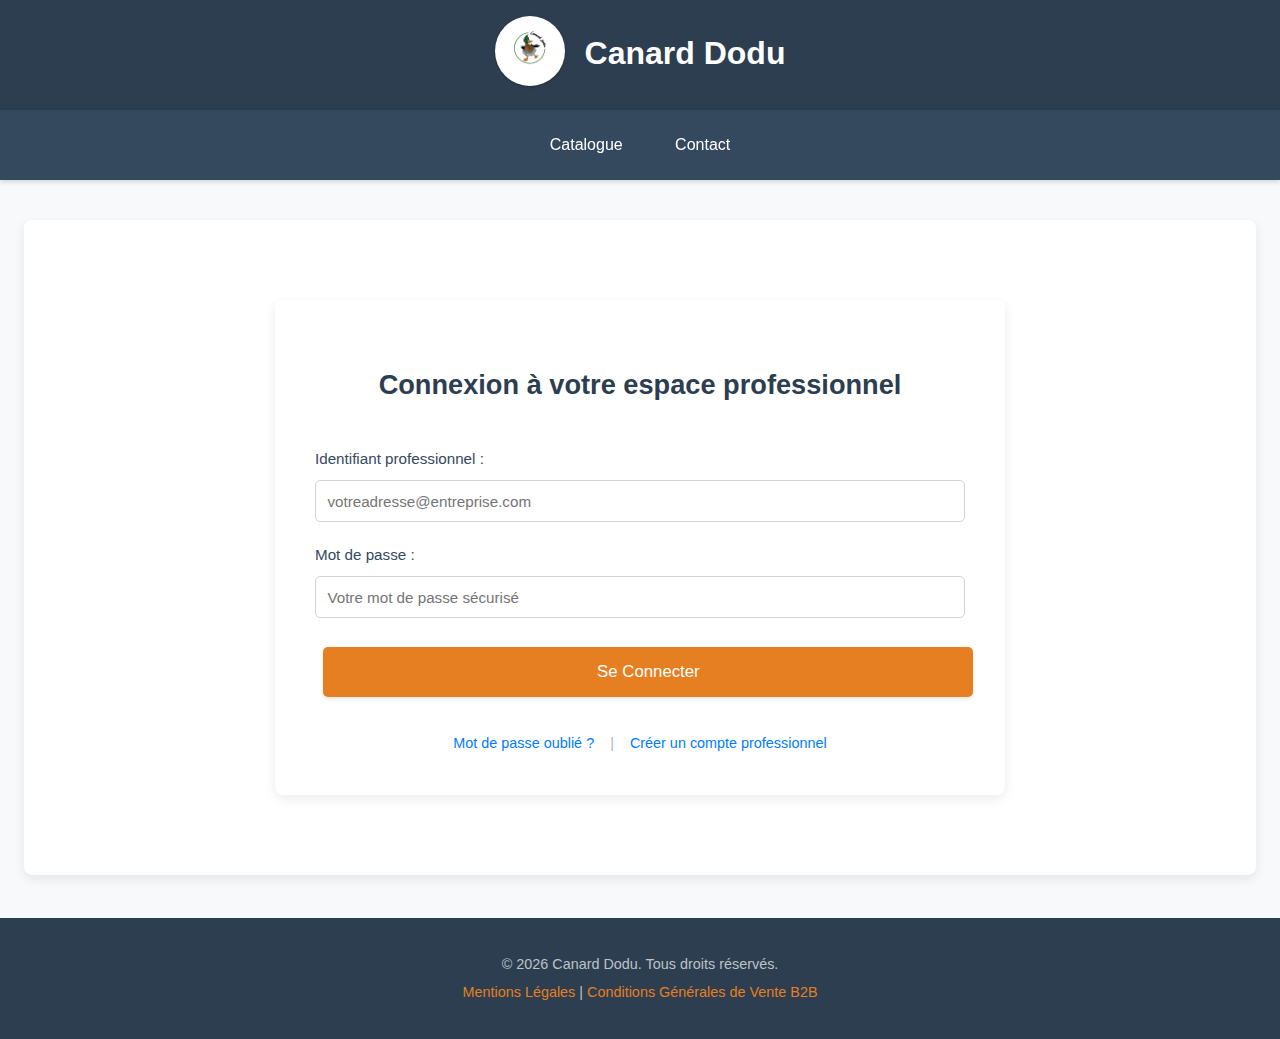
<file: commande-adresse.html>
<!DOCTYPE html>
<html lang="fr">
<head>
    <meta charset="UTF-8">
    <meta name="viewport" content="width=device-width, initial-scale=1.0">
    <title>Canard Dodu - Adresses de Commande</title>
    <link rel="stylesheet" href="style.css">
</head>
<body>
    <header>
        <div class="header-content">
            <div class="logo-container">
                <img src="images/Logo_Canard_Dodu.png" alt="Logo Canard Dodu">
            </div>
            <div class="header-text">
                <h1>Canard Dodu</h1>
            </div>
        </div>
    </header>

    <nav>

        <a href="Catalogue.html">Catalogue</a>
        <a href="mon-compte.html" id="nav-mon-compte" style="display:none;">Mon Compte</a>
        <a href="panier.html">Panier (<span id="nav-cart-count">0</span>)</a>
        <a href="contact.html">Contact</a>
        <a href="connexion.html" id="nav-connexion" class="nav-right">Connexion</a>
        <a href="#" id="nav-deconnexion" class="nav-right" style="display:none;" onclick="logout()">Déconnexion</a>
    </nav>

    <div class="container">
        <div class="checkout-steps">
            <div class="checkout-step completed">1. Panier</div>
            <div class="checkout-step active"><span class="step-number">2</span>Adresses</div>
            <div class="checkout-step">3. Paiement & Livraison</div>
            <div class="checkout-step">4. Confirmation</div>
        </div>

        <h2>Adresses de Livraison et de Facturation</h2>
        <form id="addressesForm" class="form-container" style="max-width: 800px;">
            <div id="addresses-message" class="form-message" style="display:none;"></div>

            <fieldset>
                <legend>Adresse de Livraison</legend>
                <div id="shippingAddressesList" class="form-group">
                    </div>
                <div class="form-group">
                    <input type="radio" name="shippingAddressOption" value="new" id="shippingNew" checked>
                    <label for="shippingNew" style="display:inline; font-weight:normal;">Utiliser une nouvelle adresse de livraison</label>
                </div>
                <div id="newShippingAddressForm" style="padding-left: 20px; border-left: 2px solid #eee; margin-top:10px;">
                    <div class="form-group">
                        <label for="shippingStreet">N° et Nom de la voie : *</label>
                        <input type="text" id="shippingStreet" name="shippingStreet">
                    </div>
                    <div class="form-group">
                        <label for="shippingPostalCode">Code Postal : *</label>
                        <input type="text" id="shippingPostalCode" name="shippingPostalCode">
                    </div>
                    <div class="form-group">
                        <label for="shippingCity">Ville : *</label>
                        <input type="text" id="shippingCity" name="shippingCity">
                    </div>
                    <div class="form-group">
                        <label for="shippingCountry">Pays : *</label>
                        <input type="text" id="shippingCountry" name="shippingCountry" value="France">
                    </div>
                </div>
            </fieldset>

            <fieldset style="margin-top: 2em;">
                <legend>Adresse de Facturation</legend>
                <div class="form-group">
                    <input type="checkbox" id="sameAsShipping" name="sameAsShipping">
                    <label for="sameAsShipping" style="display:inline; font-weight:normal;">Utiliser la même adresse que pour la livraison</label>
                </div>
                <div id="billingAddressSection">
                    <div id="billingAddressesList" class="form-group">
                        </div>
                    <div class="form-group">
                        <input type="radio" name="billingAddressOption" value="new" id="billingNew" checked>
                        <label for="billingNew" style="display:inline; font-weight:normal;">Utiliser une nouvelle adresse de facturation</label>
                    </div>
                    <div id="newBillingAddressForm" style="padding-left: 20px; border-left: 2px solid #eee; margin-top:10px;">
                        <div class="form-group">
                            <label for="billingStreet">N° et Nom de la voie : *</label>
                            <input type="text" id="billingStreet" name="billingStreet">
                        </div>
                        <div class="form-group">
                            <label for="billingPostalCode">Code Postal : *</label>
                            <input type="text" id="billingPostalCode" name="billingPostalCode">
                        </div>
                        <div class="form-group">
                            <label for="billingCity">Ville : *</label>
                            <input type="text" id="billingCity" name="billingCity">
                        </div>
                        <div class="form-group">
                            <label for="billingCountry">Pays : *</label>
                            <input type="text" id="billingCountry" name="billingCountry" value="France">
                        </div>
                    </div>
                </div>
            </fieldset>
            
            <div class="order-actions" style="margin-top:2em;">
                <a href="panier.html" class="btn btn-secondary">&laquo; Retour au Panier</a>
                <button type="submit" class="btn btn-primary btn-large">Continuer vers Paiement & Livraison &raquo;</button>
            </div>
        </form>
    </div>

    <footer>
        <p>&copy; <span id="year"></span> Canard Dodu. Tous droits réservés.</p>
    </footer>
    <script src="js/auth.js"></script>
    <script src="js/cart.js"></script>
    <script>
        document.getElementById('year').textContent = new Date().getFullYear();
        updateNavCartCount();
        checkLoginStatus();

        const currentUser = getCurrentUser();
        if (!currentUser) {
            window.location.href = 'connexion.html?redirect=commande-adresse.html';
        }

        function populateAddressList(listElementId, addressType, addresses) {
            const listContainer = document.getElementById(listElementId);
            listContainer.innerHTML = ''; // Clear
            if (addresses && addresses.length > 0) {
                addresses.forEach((addr, index) => {
                    const div = document.createElement('div');
                    div.className = 'form-group';
                    div.innerHTML = `
                        <input type="radio" name="${addressType}AddressOption" value="${addr.id}" id="${addressType}${addr.id}" ${index === 0 ? 'checked' : ''}>
                        <label for="${addressType}${addr.id}" style="display:inline; font-weight:normal;">
                            <strong>${addr.type || 'Adresse enregistrée'} :</strong> ${addr.street}, ${addr.postalCode} ${addr.city}, ${addr.country}
                        </label>
                    `;
                    listContainer.appendChild(div);
                });
            }
        }
        
        if (currentUser && currentUser.addresses) {
            populateAddressList('shippingAddressesList', 'shipping', currentUser.addresses.filter(a => a.isDefaultShipping || !currentUser.addresses.some(ad => ad.isDefaultShipping)));
            populateAddressList('billingAddressesList', 'billing', currentUser.addresses.filter(a => a.isDefaultBilling || !currentUser.addresses.some(ad => ad.isDefaultBilling)));
        }

        const sameAsShippingCheckbox = document.getElementById('sameAsShipping');
        const billingAddressSection = document.getElementById('billingAddressSection');
        const newShippingForm = document.getElementById('newShippingAddressForm');
        const newBillingForm = document.getElementById('newBillingAddressForm');

        document.querySelectorAll('input[name="shippingAddressOption"]').forEach(radio => {
            radio.addEventListener('change', function() {
                newShippingForm.style.display = this.value === 'new' ? 'block' : 'none';
            });
        });
         document.querySelectorAll('input[name="billingAddressOption"]').forEach(radio => {
            radio.addEventListener('change', function() {
                newBillingForm.style.display = this.value === 'new' ? 'block' : 'none';
            });
        });
        // Initial state based on default checked
        if(document.querySelector('input[name="shippingAddressOption"]:checked').value !== 'new') newShippingForm.style.display = 'none';
        if(document.querySelector('input[name="billingAddressOption"]:checked').value !== 'new') newBillingForm.style.display = 'none';


        sameAsShippingCheckbox.addEventListener('change', function() {
            billingAddressSection.style.display = this.checked ? 'none' : 'block';
            if (this.checked) {
                // Si coché, on s'assure que les champs de nouvelle adresse de facturation ne sont pas requis (ou on les cache)
                document.querySelectorAll('#newBillingAddressForm input[required]').forEach(input => input.removeAttribute('required'));
            } else {
                // Si décoché, on rétablit la logique d'affichage/validation du formulaire de facturation
                 if(document.querySelector('input[name="billingAddressOption"]:checked').value === 'new') {
                    document.querySelectorAll('#newBillingAddressForm input').forEach(input => {
                        // Remettre 'required' si c'était le cas initialement (à adapter)
                        if(['billingStreet', 'billingPostalCode', 'billingCity', 'billingCountry'].includes(input.id)) input.setAttribute('required', 'required');
                    });
                 }
            }
        });


        document.getElementById('addressesForm').addEventListener('submit', function(event) {
            event.preventDefault();
            const messageDiv = document.getElementById('addresses-message');
            messageDiv.style.display = 'none';

            let shippingAddress = {};
            const shippingOption = document.querySelector('input[name="shippingAddressOption"]:checked').value;
            if (shippingOption === 'new') {
                shippingAddress = {
                    street: document.getElementById('shippingStreet').value,
                    postalCode: document.getElementById('shippingPostalCode').value,
                    city: document.getElementById('shippingCity').value,
                    country: document.getElementById('shippingCountry').value,
                    type: "Nouvelle Livraison"
                };
                if (!shippingAddress.street || !shippingAddress.postalCode || !shippingAddress.city || !shippingAddress.country) {
                    messageDiv.textContent = "Veuillez remplir tous les champs de la nouvelle adresse de livraison.";
                    messageDiv.className = 'form-message error';
                    messageDiv.style.display = 'block';
                    return;
                }
            } else {
                shippingAddress = currentUser.addresses.find(addr => addr.id === shippingOption);
            }

            let billingAddress = {};
            if (sameAsShippingCheckbox.checked) {
                billingAddress = { ...shippingAddress, type: shippingAddress.type.replace("Livraison", "Facturation") || "Nouvelle Facturation" };
            } else {
                const billingOption = document.querySelector('input[name="billingAddressOption"]:checked').value;
                if (billingOption === 'new') {
                    billingAddress = {
                        street: document.getElementById('billingStreet').value,
                        postalCode: document.getElementById('billingPostalCode').value,
                        city: document.getElementById('billingCity').value,
                        country: document.getElementById('billingCountry').value,
                        type: "Nouvelle Facturation"
                    };
                     if (!billingAddress.street || !billingAddress.postalCode || !billingAddress.city || !billingAddress.country) {
                        messageDiv.textContent = "Veuillez remplir tous les champs de la nouvelle adresse de facturation.";
                        messageDiv.className = 'form-message error';
                        messageDiv.style.display = 'block';
                        return;
                    }
                } else {
                    billingAddress = currentUser.addresses.find(addr => addr.id === billingOption);
                }
            }
            
            if (!shippingAddress || !billingAddress) {
                 messageDiv.textContent = "Erreur lors de la sélection des adresses.";
                 messageDiv.className = 'form-message error';
                 messageDiv.style.display = 'block';
                return;
            }

            sessionStorage.setItem('shippingAddress', JSON.stringify(shippingAddress));
            sessionStorage.setItem('billingAddress', JSON.stringify(billingAddress));

            window.location.href = 'commande-paiement.html';
        });
    </script>
</body>
</html>
</file>
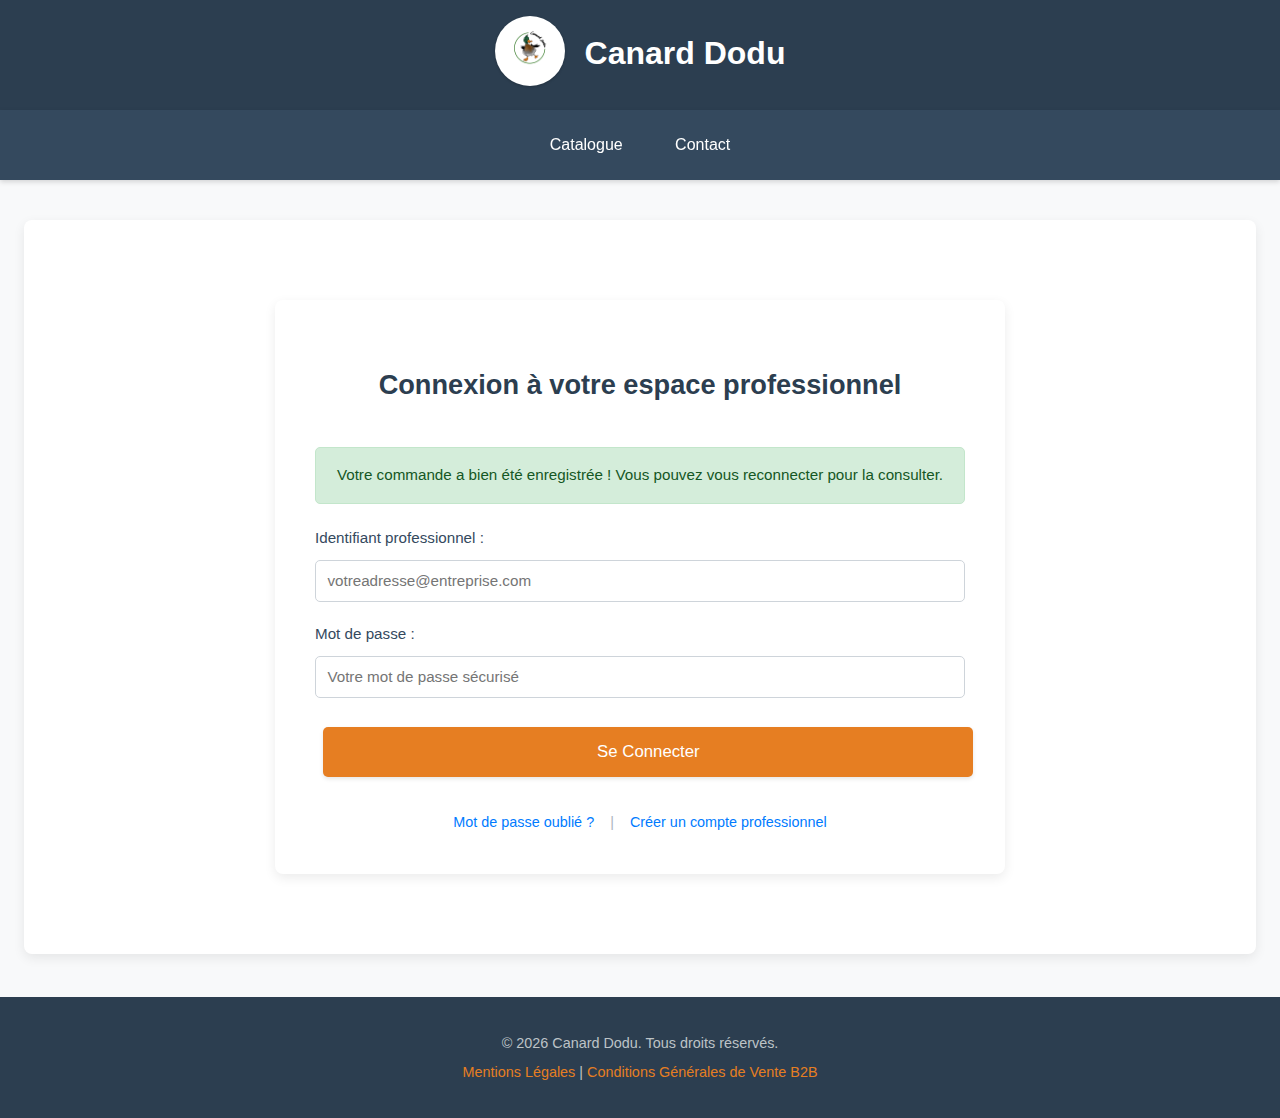
<file: commande-confirmation.html>
<!DOCTYPE html>
<html lang="fr">
<head>
    <meta charset="UTF-8">
    <meta name="viewport" content="width=device-width, initial-scale=1.0">
    <title>Canard Dodu - Confirmation de Commande</title>
    <link rel="stylesheet" href="style.css">
</head>
<body>
    <header>
        <div class="header-content">
            <div class="logo-container">
                <img src="images/Logo_Canard_Dodu.png" alt="Logo Canard Dodu">
            </div>
            <div class="header-text">
                <h1>Canard Dodu</h1>
            </div>
        </div>
    </header>

    <nav>
        <a href="index.html">Catalogue</a>
        <a href="mon-compte.html" id="nav-mon-compte" style="display:none;">Mon Compte</a>
        <a href="panier.html">Panier (<span id="nav-cart-count">0</span>)</a> <a href="contact.html">Contact</a>
        <a href="connexion.html" id="nav-connexion" class="nav-right">Connexion</a>
        <a href="#" id="nav-deconnexion" class="nav-right" style="display:none;" onclick="logout()">Déconnexion</a>
    </nav>

    <div class="container">
        <div class="checkout-steps">
            <div class="checkout-step completed">1. Panier</div>
            <div class="checkout-step completed">2. Adresses</div>
            <div class="checkout-step completed">3. Paiement & Livraison</div>
            <div class="checkout-step active"><span class="step-number">4</span>Confirmation</div>
        </div>

        <div id="confirmationContent" class="form-container" style="text-align: center;">
            <img src="https://placehold.co/100x100/28a745/ffffff?text=✓" alt="Icône Succès" style="border-radius:50%; margin-bottom:1.5em;">
            <h2>Merci pour votre commande !</h2>
            <p>Votre commande <strong id="confirmedOrderId"></strong> a bien été enregistrée et est en cours de traitement.</p>
            <p>Un email de confirmation (DS23) vous a été envoyé à l'adresse : <strong id="confirmedUserEmail"></strong>.</p>
            <p>La date de livraison prévue est le : <strong id="confirmedDeliveryDate"></strong>.</p>
            <p>Vous pouvez suivre l'état de votre commande dans votre <a href="mon-compte.html#orders">espace client</a>.</p>
            <p>La facture (DS26) vous sera transmise selon les modalités convenues.</p>

            <div style="margin-top: 2.5em;">
                <a href="index.html" class="btn btn-secondary">Continuer mes achats</a>
                <a href="mon-compte.html#orders" class="btn btn-primary">Voir mes commandes</a>
            </div>
        </div>
        <div id="confirmationError" class="form-message error" style="display:none; text-align:center;">
            <p>Une erreur est survenue lors de la récupération des détails de votre commande. Veuillez consulter votre espace client ou nous contacter.</p>
        </div>

    </div>

    <footer>
        <p>&copy; <span id="year"></span> Canard Dodu. Tous droits réservés.</p>
    </footer>
    <script src="js/auth.js"></script>
    <script src="js/cart.js"></script>
    <script>
        document.getElementById('year').textContent = new Date().getFullYear();
        updateNavCartCount(); // Le panier doit être vide ici.
        checkLoginStatus();

        const currentUser = getCurrentUser();
        if (!currentUser) {
            // Normalement, l'utilisateur ne devrait pas arriver ici sans être connecté
            // Mais au cas où, on le redirige.
            window.location.href = 'connexion.html?orderPlaced=true';
        }

        const urlParams = new URLSearchParams(window.location.search);
        const orderIdFromUrl = urlParams.get('orderId');

        if (orderIdFromUrl && currentUser) {
            // Récupérer la commande depuis le localStorage (simulation)
            const orders = JSON.parse(localStorage.getItem('userOrders')) || [];
            const confirmedOrder = orders.find(order => order.orderId === orderIdFromUrl && order.user.email === currentUser.email);

            if (confirmedOrder) {
                document.getElementById('confirmedOrderId').textContent = confirmedOrder.orderId;
                document.getElementById('confirmedUserEmail').textContent = confirmedOrder.user.email;
                
                const deliveryDate = new Date(confirmedOrder.deliveryDate);
                const options = { year: 'numeric', month: 'long', day: 'numeric' };
                document.getElementById('confirmedDeliveryDate').textContent = deliveryDate.toLocaleDateString('fr-FR', options);

                document.getElementById('confirmationContent').style.display = 'block';
            } else {
                document.getElementById('confirmationError').style.display = 'block';
            }
        } else {
            document.getElementById('confirmationError').innerHTML = "<p>Aucun identifiant de commande trouvé. Veuillez vérifier votre espace client.</p>"
            document.getElementById('confirmationError').style.display = 'block';
        }
    </script>
</body>
</html>
</file>
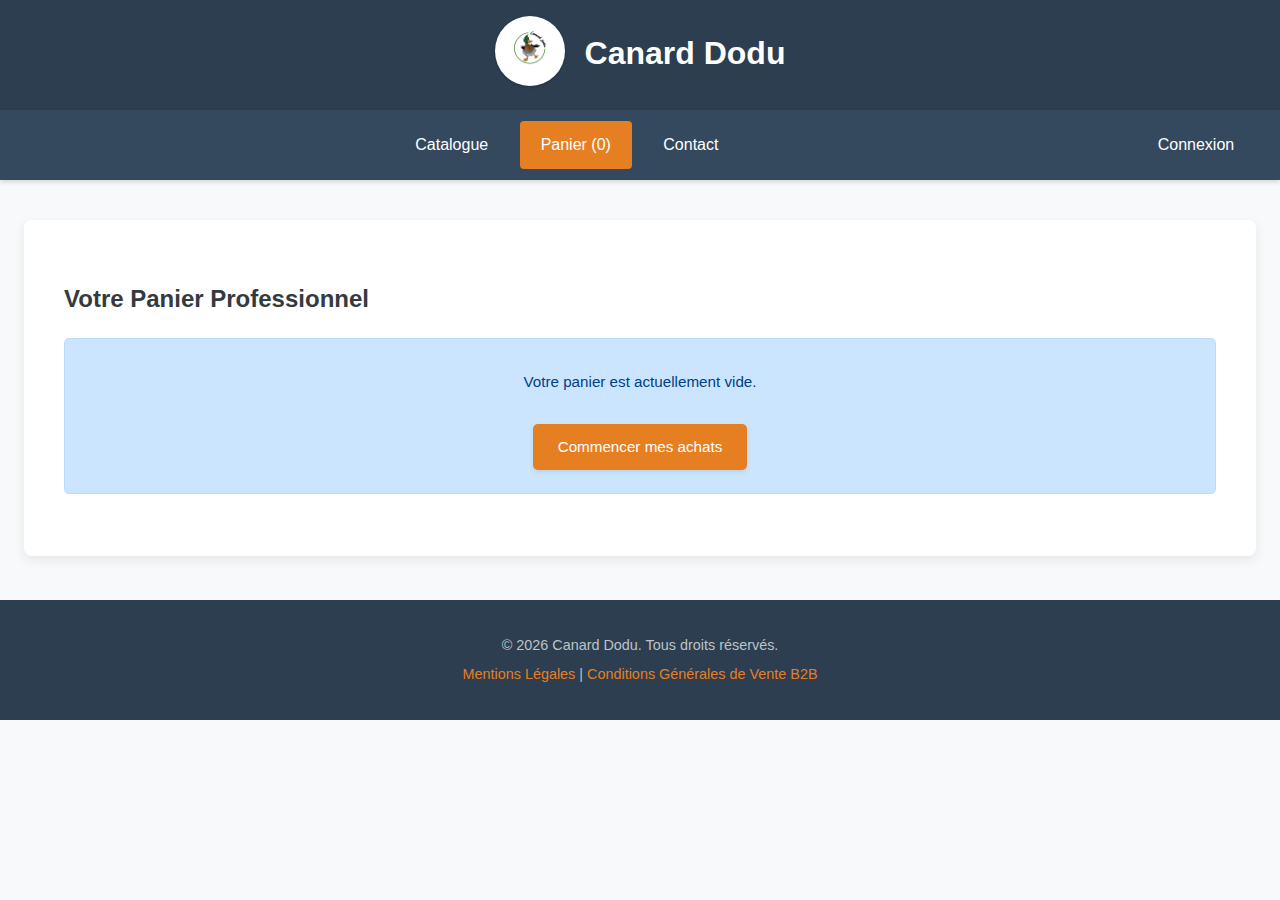
<file: commande-paiement.html>
<!DOCTYPE html>
<html lang="fr">
<head>
    <meta charset="UTF-8">
    <meta name="viewport" content="width=device-width, initial-scale=1.0">
    <title>Canard Dodu - Paiement et Livraison</title>
    <link rel="stylesheet" href="style.css">
</head>
<body>
    <header>
        <div class="header-content">
            <div class="logo-container">
                <img src="images/Logo_Canard_Dodu.png" alt="Logo Canard Dodu">
            </div>
            <div class="header-text">
                <h1>Canard Dodu</h1>
            </div>
        </div>
    </header>

    <nav>

        <a href="index.html">Catalogue</a>
        <a href="mon-compte.html" id="nav-mon-compte" style="display:none;">Mon Compte</a>
        <a href="panier.html">Panier (<span id="nav-cart-count">0</span>)</a>
        <a href="contact.html">Contact</a>
        <a href="connexion.html" id="nav-connexion" class="nav-right">Connexion</a>
        <a href="#" id="nav-deconnexion" class="nav-right" style="display:none;" onclick="logout()">Déconnexion</a>
    </nav>

    <div class="container">
        <div class="checkout-steps">
            <div class="checkout-step completed">1. Panier</div>
            <div class="checkout-step completed">2. Adresses</div>
            <div class="checkout-step active"><span class="step-number">3</span>Paiement & Livraison</div>
            <div class="checkout-step">4. Confirmation</div>
        </div>

        <h2>Modalités de Paiement et Date de Livraison</h2>
        
        <div class="form-container" style="max-width: 800px;">
            <div id="payment-message" class="form-message" style="display:none;"></div>

            <form id="paymentDeliveryForm">
                <fieldset>
                    <legend>Mode de Règlement Contractuel</legend>
                    <div class="form-group">
                        <p>Votre mode de règlement contractuel est le <strong>paiement différé à 30 jours net</strong> à compter de la date de facturation.</p>
                        <p>Aucune action de paiement immédiat n'est requise sur cette plateforme.</p>
                        <input type="hidden" id="paymentMethod" name="paymentMethod" value="differe_30_jours">
                        <!-- On pourrait afficher ici des infos sur le RIB si nécessaire pour un premier client,
                             ou un lien vers ses conditions de paiement dans son espace client. -->
                    </div>
                </fieldset>

                <fieldset style="margin-top: 2em;">
                    <legend>Date de Livraison Souhaitée</legend>
                    <div class="form-group">
                        <label for="deliveryDate">Choisissez une date de livraison : *</label>
                        <input type="date" id="deliveryDate" name="deliveryDate" required>
                        <p class="form-help-text">Les livraisons sont effectuées du Lundi au Vendredi. Prévoyez un délai minimum de 48h ouvrées.</p>
                    </div>
                </fieldset>

                <fieldset style="margin-top: 2em;">
                    <legend>Récapitulatif de la Commande</legend>
                    <div id="order-recap-summary" class="order-recap" style="background-color: #fff; padding:0; border:none;">
                        </div>
                </fieldset>
                
                <div class="form-group" style="margin-top: 2em;">
                    <input type="checkbox" id="termsConfirm" name="termsConfirm" required>
                    <label for="termsConfirm" style="display:inline; font-weight:normal;">Je confirme avoir vérifié ma commande et j'accepte les <a href="#" target="_blank">modalités de paiement et de livraison</a>. *</label>
                </div>


                <div class="order-actions" style="margin-top:2em;">
                    <a href="commande-adresse.html" class="btn btn-secondary">&laquo; Modifier les Adresses</a>
                    <button type="submit" class="btn btn-primary btn-large">Valider et Confirmer la Commande &raquo;</button>
                </div>
            </form>
        </div>
    </div>

    <footer>
        <p>&copy; <span id="year"></span> Canard Dodu. Tous droits réservés.</p>
    </footer>
    <script src="js/auth.js"></script>
    <script src="js/cart.js"></script>
    <script>
        document.getElementById('year').textContent = new Date().getFullYear();
        updateNavCartCount();
        checkLoginStatus();

        const currentUser = getCurrentUser();
        if (!currentUser) {
            window.location.href = 'connexion.html?redirect=commande-paiement.html';
        }

        // Récupérer les infos du panier et des totaux
        const checkoutCart = JSON.parse(sessionStorage.getItem('checkoutCart'));
        const checkoutTotals = JSON.parse(sessionStorage.getItem('checkoutTotals'));
        const shippingAddress = JSON.parse(sessionStorage.getItem('shippingAddress'));
        const billingAddress = JSON.parse(sessionStorage.getItem('billingAddress'));


        if (!checkoutCart || !checkoutTotals || !shippingAddress || !billingAddress) {
            alert("Une erreur est survenue avec votre session de commande. Veuillez recommencer depuis le panier.");
            window.location.href = 'panier.html';
        }

        // Afficher le récapitulatif
        const recapContainer = document.getElementById('order-recap-summary');
        if (recapContainer && checkoutTotals) {
            recapContainer.innerHTML = `
                <div class="recap-row"><span>Sous-total Net (HT) :</span><span>${checkoutTotals.finalSubtotalHT.toFixed(2)} €</span></div>
                <div class="recap-row"><span>TVA (20%) :</span><span>${checkoutTotals.tvaAmount.toFixed(2)} €</span></div>
                <div class="recap-row"><span>Frais de livraison (HT) :</span><span>${checkoutTotals.shippingCost > 0 ? checkoutTotals.shippingCost.toFixed(2) + ' €' : 'Offerte'}</span></div>
                <div class="recap-row total"><span>Total Commande (TTC) :</span><span>${checkoutTotals.totalTTC.toFixed(2)} €</span></div>
            `;
        }
        
        // Logique pour la date de livraison
        const deliveryDateInput = document.getElementById('deliveryDate');
        const today = new Date();
        const minDeliveryDate = new Date(today);
        // Ajoute 2 jours ouvrés (simple simulation, ne gère pas les weekends/fériés finement)
        let businessDaysAdded = 0;
        while(businessDaysAdded < 2) {
            minDeliveryDate.setDate(minDeliveryDate.getDate() + 1);
            if (minDeliveryDate.getDay() !== 0 && minDeliveryDate.getDay() !== 6) { // Dimanche = 0, Samedi = 6
                businessDaysAdded++;
            }
        }
        deliveryDateInput.min = minDeliveryDate.toISOString().split('T')[0];
        deliveryDateInput.value = deliveryDateInput.min; // Pré-remplir avec la date min


        document.getElementById('paymentDeliveryForm').addEventListener('submit', function(event) {
            event.preventDefault();
            const messageDiv = document.getElementById('payment-message');
            messageDiv.style.display = 'none';

            if (!document.getElementById('termsConfirm').checked) {
                messageDiv.textContent = "Veuillez confirmer que vous avez vérifié votre commande et acceptez les modalités.";
                messageDiv.className = 'form-message error';
                messageDiv.style.display = 'block';
                return;
            }
            
            const selectedDeliveryDate = document.getElementById('deliveryDate').value;
            // Validation de la date (doit être >= min)
            if (new Date(selectedDeliveryDate) < new Date(deliveryDateInput.min)) {
                 messageDiv.textContent = "La date de livraison sélectionnée n'est pas valide. Veuillez choisir une date ultérieure.";
                 messageDiv.className = 'form-message error';
                 messageDiv.style.display = 'block';
                return;
            }


            // Enregistrement de la commande (simulation)
            const orderData = {
                user: currentUser,
                cart: checkoutCart,
                totals: checkoutTotals,
                shippingAddress: shippingAddress,
                billingAddress: billingAddress,
                paymentMethod: document.getElementById('paymentMethod').value,
                deliveryDate: selectedDeliveryDate,
                orderDate: new Date().toISOString(),
                orderId: `CMD-${Date.now()}` // Génération d'un ID de commande simple
            };
            
            // Sauvegarder la commande dans le localStorage (pour la page de confirmation et l'historique)
            let orders = JSON.parse(localStorage.getItem('userOrders')) || [];
            orders.push(orderData);
            localStorage.setItem('userOrders', JSON.stringify(orders));

            // DS23: Envoi de la confirmation de commande (simulé par redirection)
            // DS26: Générer la facture (simulé, pourrait être fait côté serveur)
            
            // Vider le panier de la session et le panier principal après commande
            localStorage.removeItem('cart'); 
            sessionStorage.removeItem('checkoutCart');
            sessionStorage.removeItem('checkoutTotals');
            sessionStorage.removeItem('shippingAddress');
            sessionStorage.removeItem('billingAddress');
            updateNavCartCount(); // Mettre à jour le compteur dans la nav

            // Rediriger vers la page de confirmation
            window.location.href = `commande-confirmation.html?orderId=${orderData.orderId}`;
        });

    </script>
</body>
</html>
</file>
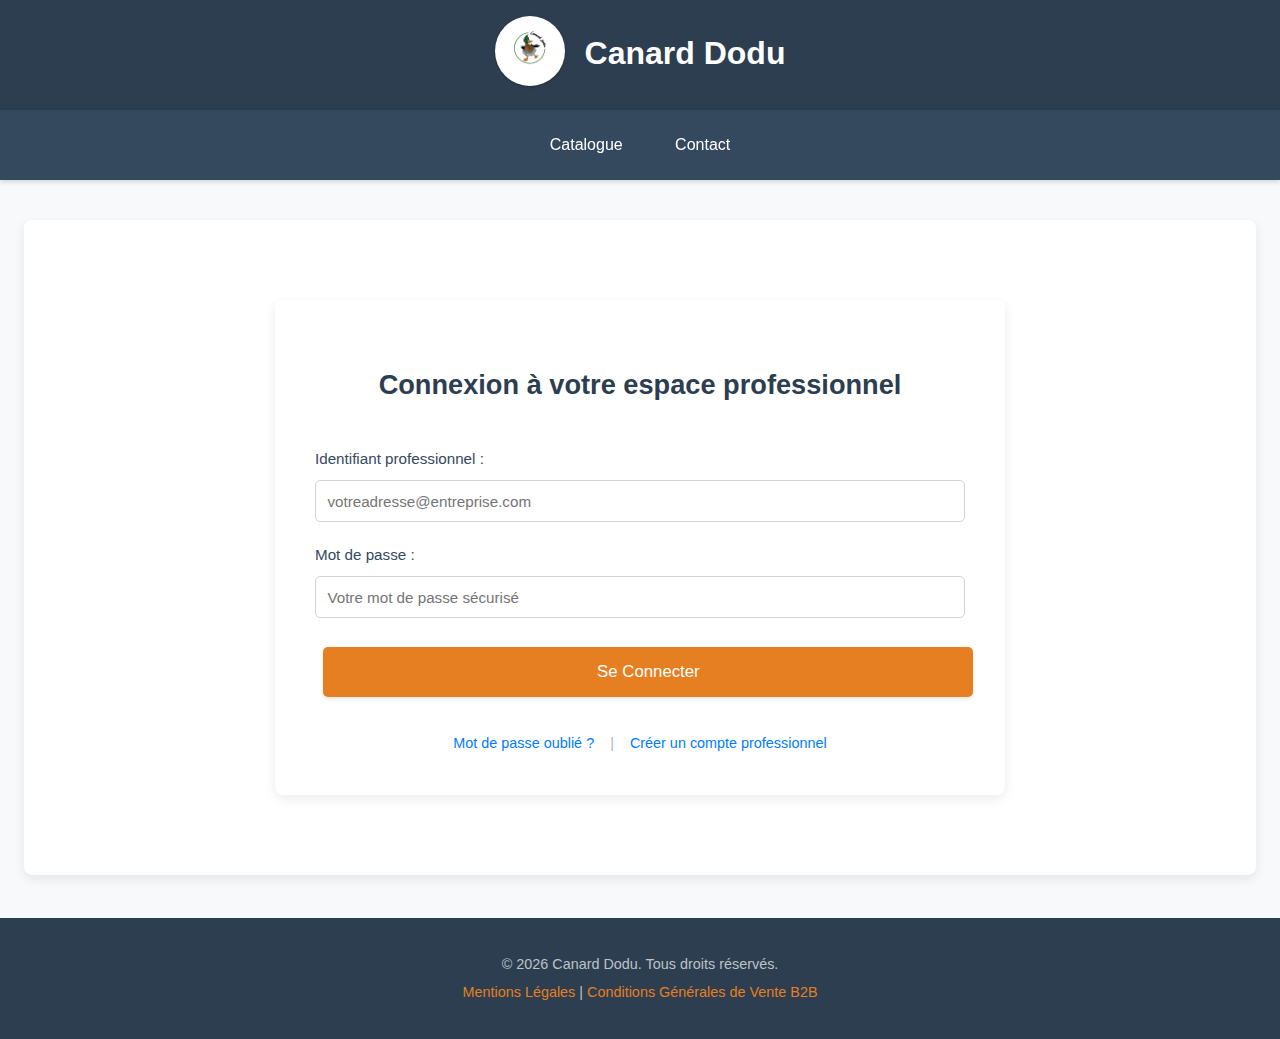
<file: connexion.html>
<!DOCTYPE html>
<html lang="fr">
<head>
    <meta charset="UTF-8">
    <meta name="viewport" content="width=device-width, initial-scale=1.0">
    <title>Canard Dodu - Connexion Client Professionnel</title>
    <link rel="stylesheet" href="style.css">
</head>
<body>
    <header>
        <div class="header-content">
            <div class="logo-container">
                <img src="images/Logo_Canard_Dodu.png" alt="Logo Canard Dodu">
            </div>
            <div class="header-text">
                <h1>Canard Dodu</h1>
            </div>
        </div>
    </header>

    <nav>
        <a href="index.html">Catalogue</a>
        <a href="contact.html">Contact</a>
    </nav>

    <div class="container">
        <div class="form-container">
            <h2>Connexion à votre espace professionnel</h2>
            <div id="login-message" class="form-message" style="display:none;"></div>
            <form id="loginForm">
                <div class="form-group">
                    <label for="email">Identifiant professionnel :</label>
                    <input type="email" id="email" name="email" required placeholder="votreadresse@entreprise.com">
                </div>
                <div class="form-group">
                    <label for="password">Mot de passe :</label>
                    <input type="password" id="password" name="password" required placeholder="Votre mot de passe sécurisé">
                </div>
                <button type="submit" class="btn btn-primary">Se Connecter</button>
            </form>
            <div class="form-links">
                <a href="#">Mot de passe oublié ?</a> <span>|</span>
                <a href="inscription.html">Créer un compte professionnel</a> </div>
        </div>
    </div>

    <footer>
        <p>&copy; <span id="year"></span> Canard Dodu. Tous droits réservés.</p>
        <p><a href="#">Mentions Légales</a> | <a href="#">Conditions Générales de Vente B2B</a></p>
    </footer>
    <script src="js/auth.js"></script>
    <script>
        document.getElementById('year').textContent = new Date().getFullYear();

        const urlParams = new URLSearchParams(window.location.search);
        if (urlParams.has('logout')) {
            const loginMessage = document.getElementById('login-message');
            loginMessage.textContent = 'Vous avez été déconnecté avec succès.';
            loginMessage.className = 'form-message success';
            loginMessage.style.display = 'block';
        }
         if (urlParams.has('registrationSuccess')) {
            const loginMessage = document.getElementById('login-message');
            loginMessage.textContent = 'Votre demande d\'inscription a été envoyée. Veuillez attendre sa validation pour vous connecter.';
            loginMessage.className = 'form-message info';
            loginMessage.style.display = 'block';
        }
        if (urlParams.has('orderPlaced')) {
            const loginMessage = document.getElementById('login-message');
            loginMessage.textContent = 'Votre commande a bien été enregistrée ! Vous pouvez vous reconnecter pour la consulter.';
            loginMessage.className = 'form-message success';
            loginMessage.style.display = 'block';
        }


        document.getElementById('loginForm').addEventListener('submit', function(event) {
            event.preventDefault();
            const emailInput = document.getElementById('email');
            const passwordInput = document.getElementById('password');
            const messageDiv = document.getElementById('login-message');

            const email = emailInput.value;
            const password = passwordInput.value;

            // DS02: Vérifier l'existence de l'identifiant
            // DS04: Vérifier la validité du mot de passe
            const loginResult = login(email, password); // Fonction de auth.js

            if (loginResult.success) {
                messageDiv.textContent = loginResult.message + ' Redirection...';
                messageDiv.className = 'form-message success';
                messageDiv.style.display = 'block';
                // DS05: Authentifier et rediriger le client
                setTimeout(() => {
                    window.location.href = 'mon-compte.html'; // Ou 'index.html' ou 'panier.html'
                }, 1500);
            } else {
                messageDiv.textContent = loginResult.message;
                messageDiv.className = 'form-message error';
                messageDiv.style.display = 'block';
                passwordInput.value = ''; // Vide le champ mot de passe en cas d'erreur
                passwordInput.focus();
            }
        });
    </script>
</body>
</html>
</file>
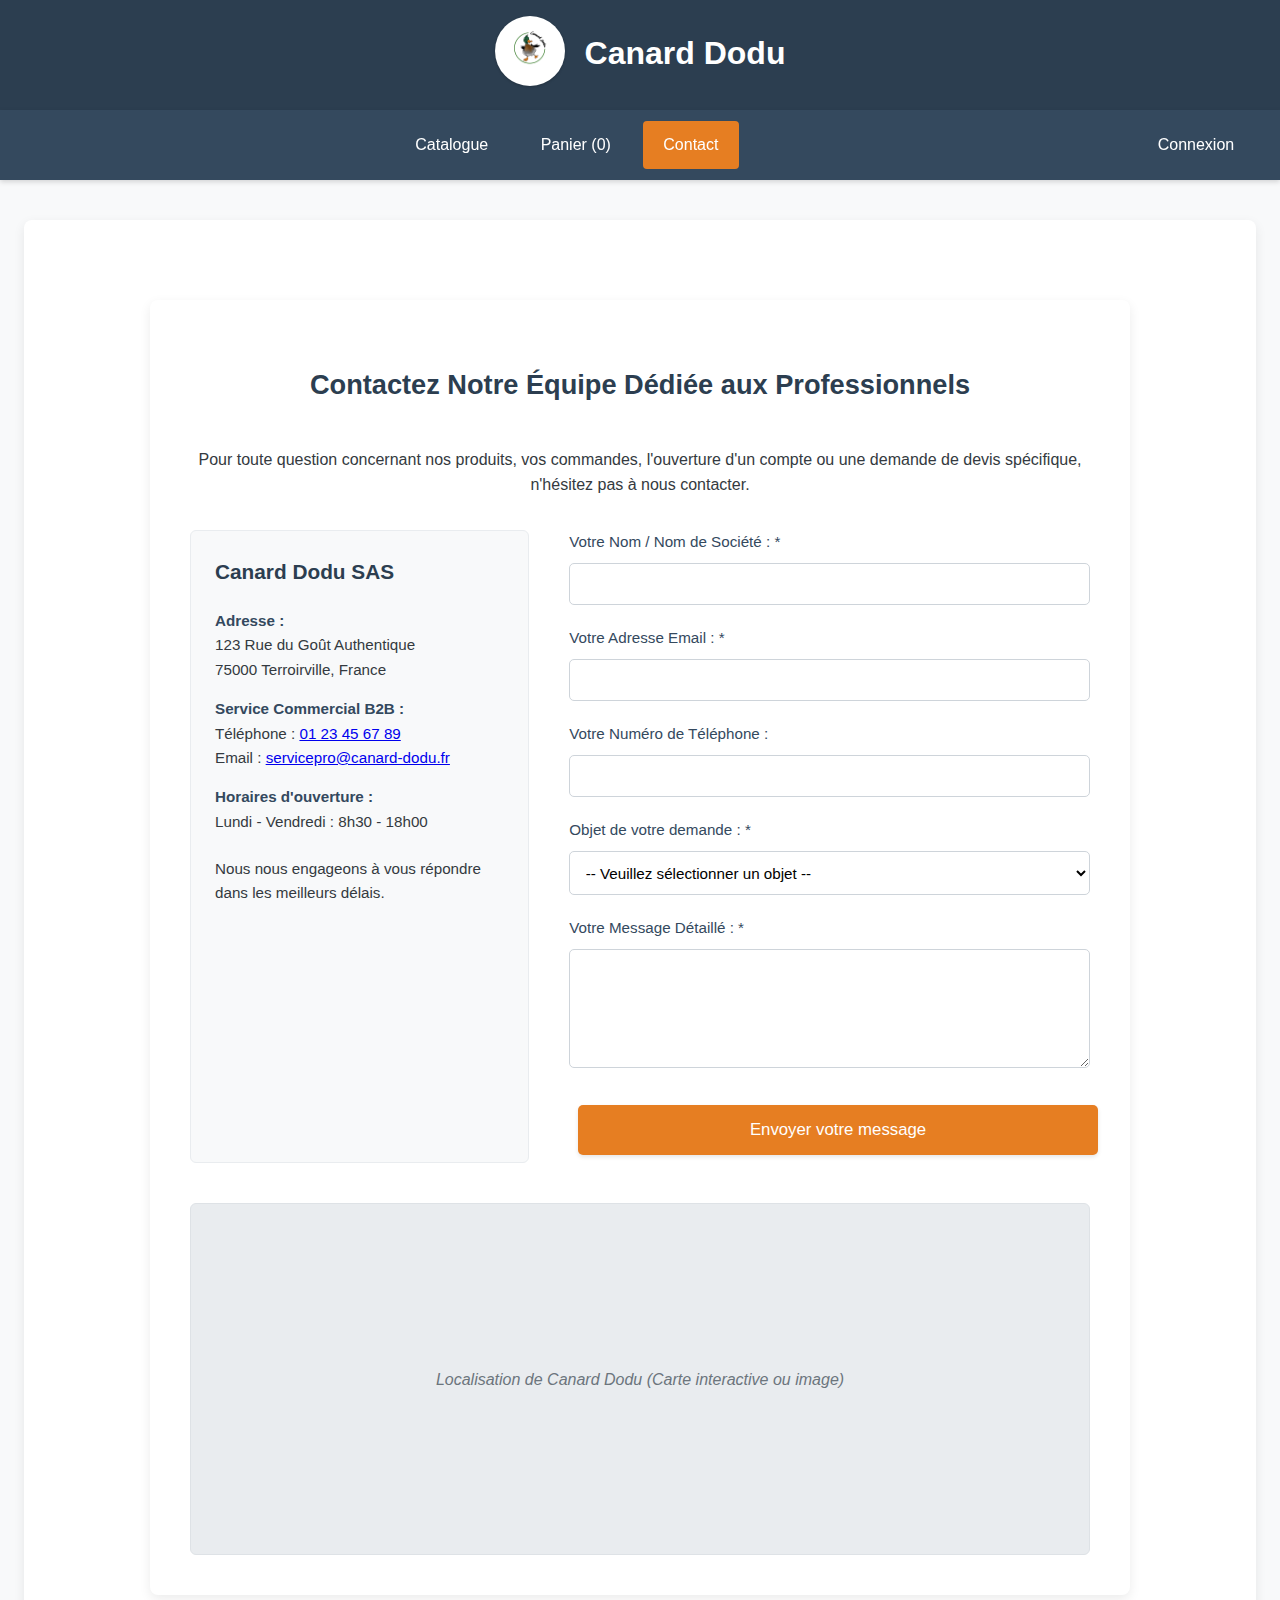
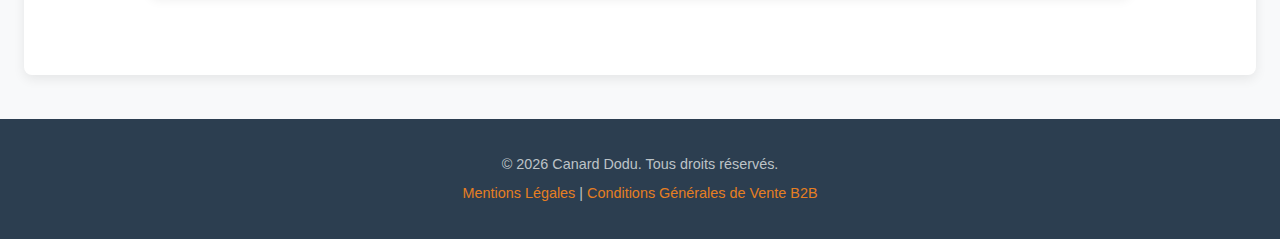
<file: contact.html>
<!DOCTYPE html>
<html lang="fr">
<head>
    <meta charset="UTF-8">
    <meta name="viewport" content="width=device-width, initial-scale=1.0">
    <title>Canard Dodu - Contactez Notre Service Professionnel</title>
    <link rel="stylesheet" href="style.css">
</head>
<body>
    <header>
        <div class="header-content">
            <div class="logo-container">
                <img src="images/Logo_Canard_Dodu.png" alt="Logo Canard Dodu">
            </div>
            <div class="header-text">
                <h1>Canard Dodu</h1>
            </div>
        </div>
    </header>

    <nav>

        <a href="Catalogue.html">Catalogue</a>
        <a href="mon-compte.html" id="nav-mon-compte" style="display:none;">Mon Compte</a>
        <a href="panier.html">Panier (<span id="nav-cart-count">0</span>)</a>
        <a href="contact.html" class="active">Contact</a>
        <a href="connexion.html" id="nav-connexion" class="nav-right">Connexion</a>
        <a href="#" id="nav-deconnexion" class="nav-right" style="display:none;" onclick="logout()">Déconnexion</a>
    </nav>

    <div class="container">
        <div class="form-container" style="max-width: 900px;">
            <h2>Contactez Notre Équipe Dédiée aux Professionnels</h2>
            <p style="text-align: center; margin-bottom: 2em; font-size:1em;">Pour toute question concernant nos produits, vos commandes, l'ouverture d'un compte ou une demande de devis spécifique, n'hésitez pas à nous contacter.</p>

            <div id="contact-form-message" class="form-message" style="display:none;"></div>

            <div class="contact-layout">
                <div class="contact-info">
                    <h3>Canard Dodu SAS</h3>
                    <p><strong>Adresse :</strong><br>123 Rue du Goût Authentique<br>75000 Terroirville, France</p>
                    <p><strong>Service Commercial B2B :</strong><br>Téléphone : <a href="tel:+33123456789">01 23 45 67 89</a><br>Email : <a href="mailto:servicepro@canard-dodu.fr">servicepro@canard-dodu.fr</a></p>
                    <p><strong>Horaires d'ouverture :</strong><br>Lundi - Vendredi : 8h30 - 18h00</p>
                    <p style="margin-top:1.5em;">Nous nous engageons à vous répondre dans les meilleurs délais.</p>
                </div>

                <form id="contactFormPage" class="contact-form-section">
                    <div class="form-group">
                        <label for="pageContactName">Votre Nom / Nom de Société : *</label>
                        <input type="text" id="pageContactName" name="pageContactName" required>
                    </div>
                    <div class="form-group">
                        <label for="pageContactEmail">Votre Adresse Email : *</label>
                        <input type="email" id="pageContactEmail" name="pageContactEmail" required>
                    </div>
                    <div class="form-group">
                        <label for="pageContactPhone">Votre Numéro de Téléphone :</label>
                        <input type="tel" id="pageContactPhone" name="pageContactPhone">
                    </div>
                    <div class="form-group">
                        <label for="pageContactSubject">Objet de votre demande : *</label>
                        <select id="pageContactSubject" name="pageContactSubject" required>
                            <option value="">-- Veuillez sélectionner un objet --</option>
                            <option value="information_produits">Demande d'information sur les produits</option>
                            <option value="devis_specifique">Demande de devis spécifique</option>
                            <option value="ouverture_compte">Question sur l'ouverture de compte</option>
                            <option value="suivi_commande">Suivi de commande existante</option>
                            <option value="partenariat">Proposition de partenariat</option>
                            <option value="autre">Autre demande</option>
                        </select>
                    </div>
                    <div class="form-group">
                        <label for="pageContactMessage">Votre Message Détaillé : *</label>
                        <textarea id="pageContactMessage" name="pageContactMessage" rows="7" required></textarea>
                    </div>
                    <button type="submit" class="btn btn-primary btn-large">Envoyer votre message</button>
                </form>
            </div>
            
            <div class="map-container">
                Localisation de Canard Dodu (Carte interactive ou image)
            </div>
        </div>
    </div>

    <footer>
        <p>&copy; <span id="year"></span> Canard Dodu. Tous droits réservés.</p>
        <p><a href="#">Mentions Légales</a> | <a href="#">Conditions Générales de Vente B2B</a></p>
    </footer>

    <script src="js/auth.js"></script>
    <script src="js/cart.js"></script>
    <script>
        document.getElementById('year').textContent = new Date().getFullYear();
        updateNavCartCount();
        checkLoginStatus();

        const contactForm = document.getElementById('contactFormPage');
        const contactFormMessage = document.getElementById('contact-form-message');

        contactForm.addEventListener('submit', function(event) {
            event.preventDefault();
            
            // Simulation d'envoi
            contactFormMessage.innerHTML = `Merci, ${document.getElementById('pageContactName').value || 'Visiteur'} !<br>Votre message concernant "${document.getElementById('pageContactSubject').selectedOptions[0].text}" a bien été envoyé. Notre équipe vous répondra prochainement.`;
            contactFormMessage.className = 'form-message success';
            contactFormMessage.style.display = 'block';
            
            contactForm.reset(); // Vide le formulaire après envoi (simulation)

            setTimeout(() => {
                contactFormMessage.style.display = 'none';
            }, 5000); // Cache le message après 5 secondes
        });

        // Pré-remplir le nom et l'email si l'utilisateur est connecté
        const currentUser = getCurrentUser();
        if (currentUser) {
            document.getElementById('pageContactName').value = currentUser.contactName || currentUser.companyName || '';
            document.getElementById('pageContactEmail').value = currentUser.email || '';
            if (currentUser.phone) {
                 document.getElementById('pageContactPhone').value = currentUser.phone || '';
            }
        }
    </script>
</body>
</html>
</file>
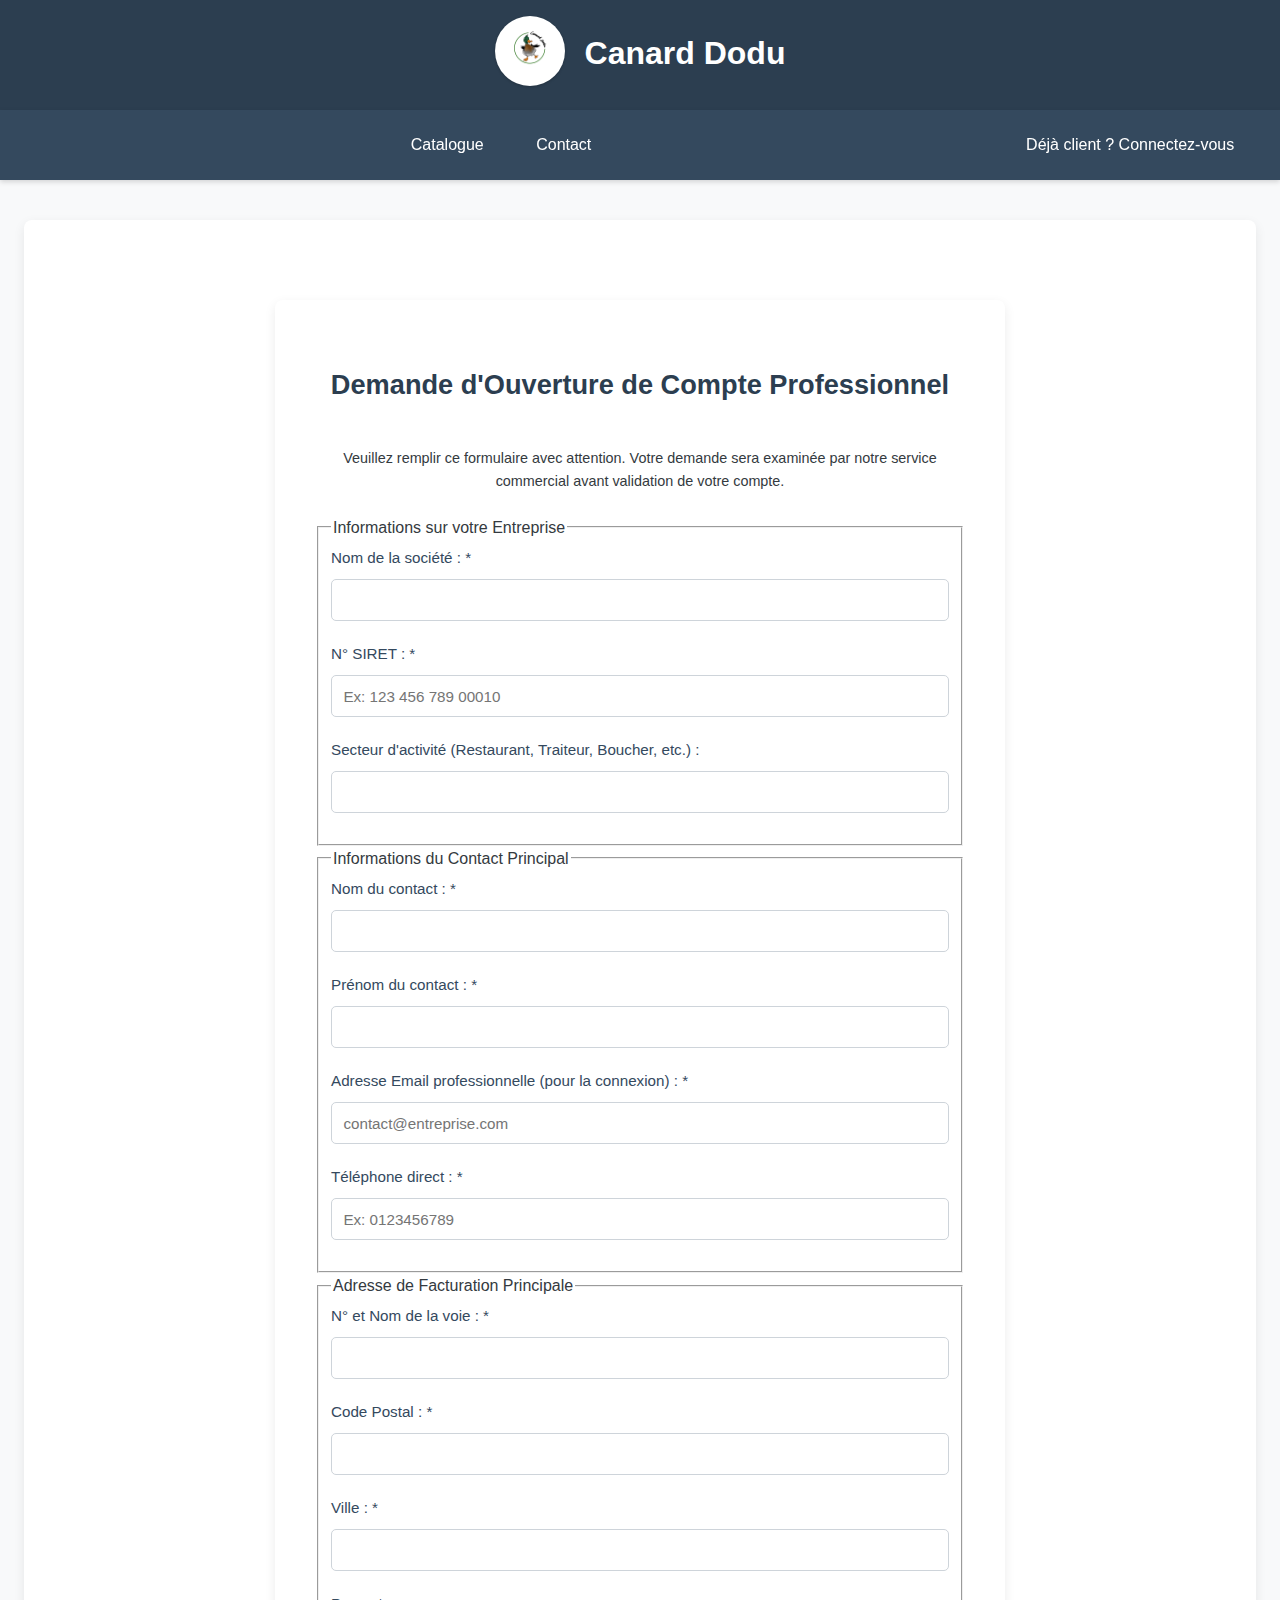
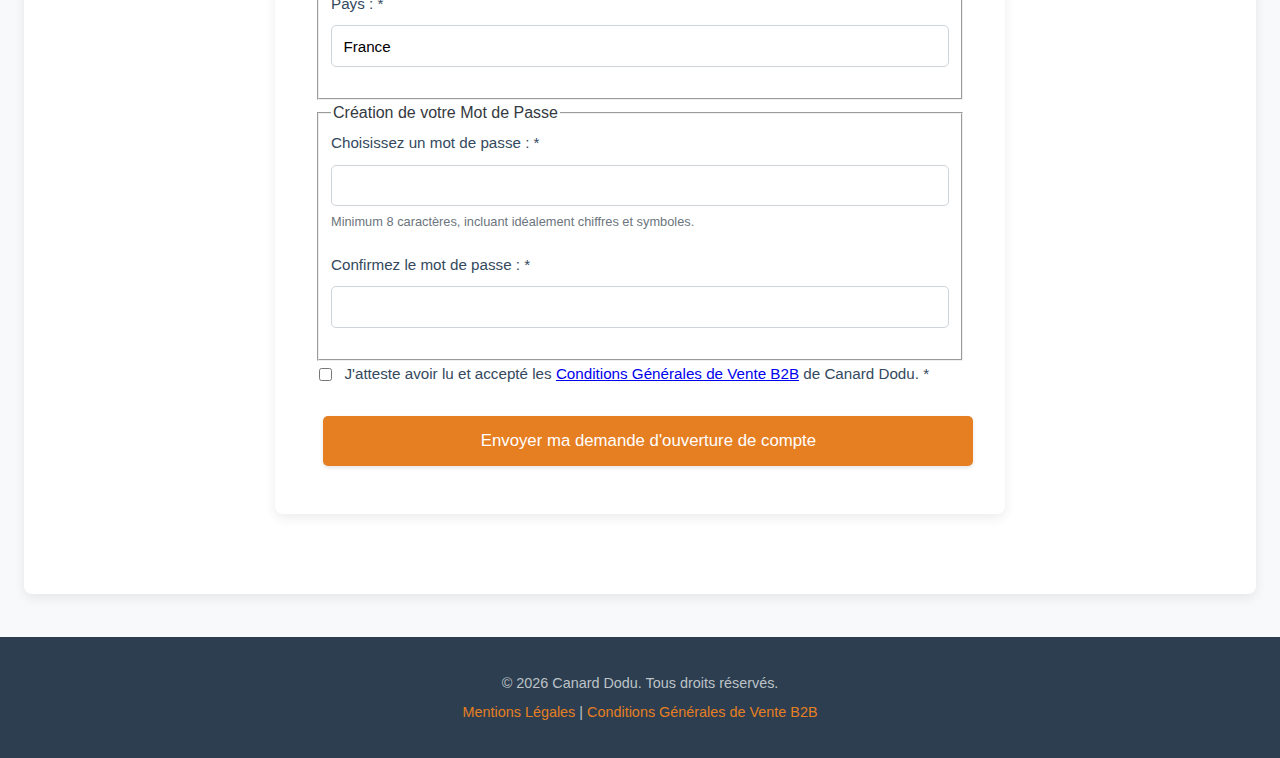
<file: inscription.html>
<!DOCTYPE html>
<html lang="fr">
<head>
    <meta charset="UTF-8">
    <meta name="viewport" content="width=device-width, initial-scale=1.0">
    <title>Canard Dodu - Création de Compte Professionnel</title>
    <link rel="stylesheet" href="style.css">
</head>
<body>
    <header>
        <div class="header-content">
            <div class="logo-container">
                <img src="images/Logo_Canard_Dodu.png" alt="Logo Canard Dodu">
            </div>
            <div class="header-text">
                <h1>Canard Dodu</h1>
            </div>
        </div>
    </header>

    <nav>
        <a href="index.html">Catalogue</a>
        <a href="contact.html">Contact</a>
        <a href="connexion.html" class="nav-right">Déjà client ? Connectez-vous</a>
    </nav>

    <div class="container">
        <div class="form-container">
            <h2>Demande d'Ouverture de Compte Professionnel</h2>
            <p style="text-align: center; margin-bottom: 1.5em; font-size:0.9em;">Veuillez remplir ce formulaire avec attention. Votre demande sera examinée par notre service commercial avant validation de votre compte.</p>
            <div id="inscription-message" class="form-message" style="display:none;"></div>

            <form id="inscriptionForm">
                <fieldset>
                    <legend>Informations sur votre Entreprise</legend>
                    <div class="form-group">
                        <label for="companyName">Nom de la société : *</label>
                        <input type="text" id="companyName" name="companyName" required>
                    </div>
                    <div class="form-group">
                        <label for="siret">N° SIRET : *</label>
                        <input type="text" id="siret" name="siret" required placeholder="Ex: 123 456 789 00010">
                    </div>
                    <div class="form-group">
                        <label for="activitySector">Secteur d'activité (Restaurant, Traiteur, Boucher, etc.) :</label>
                        <input type="text" id="activitySector" name="activitySector">
                    </div>
                </fieldset>

                <fieldset>
                    <legend>Informations du Contact Principal</legend>
                    <div class="form-group">
                        <label for="contactLastName">Nom du contact : *</label>
                        <input type="text" id="contactLastName" name="contactLastName" required>
                    </div>
                    <div class="form-group">
                        <label for="contactFirstName">Prénom du contact : *</label>
                        <input type="text" id="contactFirstName" name="contactFirstName" required>
                    </div>
                    <div class="form-group">
                        <label for="email">Adresse Email professionnelle (pour la connexion) : *</label>
                        <input type="email" id="email" name="email" required placeholder="contact@entreprise.com">
                    </div>
                    <div class="form-group">
                        <label for="phone">Téléphone direct : *</label>
                        <input type="tel" id="phone" name="phone" required placeholder="Ex: 0123456789">
                    </div>
                </fieldset>

                <fieldset>
                    <legend>Adresse de Facturation Principale</legend>
                    <div class="form-group">
                        <label for="addressStreet">N° et Nom de la voie : *</label>
                        <input type="text" id="addressStreet" name="addressStreet" required>
                    </div>
                    <div class="form-group">
                        <label for="addressPostalCode">Code Postal : *</label>
                        <input type="text" id="addressPostalCode" name="addressPostalCode" required>
                    </div>
                    <div class="form-group">
                        <label for="addressCity">Ville : *</label>
                        <input type="text" id="addressCity" name="addressCity" required>
                    </div>
                     <div class="form-group">
                        <label for="addressCountry">Pays : *</label>
                        <input type="text" id="addressCountry" name="addressCountry" value="France" required>
                    </div>
                </fieldset>
                
                <fieldset>
                    <legend>Création de votre Mot de Passe</legend>
                    <div class="form-group">
                        <label for="password">Choisissez un mot de passe : *</label>
                        <input type="password" id="password" name="password" required minlength="8">
                        <p class="form-help-text">Minimum 8 caractères, incluant idéalement chiffres et symboles.</p>
                    </div>
                    <div class="form-group">
                        <label for="confirmPassword">Confirmez le mot de passe : *</label>
                        <input type="password" id="confirmPassword" name="confirmPassword" required>
                    </div>
                </fieldset>

                <div class="form-group">
                    <input type="checkbox" id="cgv" name="cgv" required>
                    <label for="cgv" style="display:inline; font-weight:normal;">J'atteste avoir lu et accepté les <a href="#" target="_blank" title="Lire les Conditions Générales de Vente">Conditions Générales de Vente B2B</a> de Canard Dodu. *</label>
                </div>

                <button type="submit" class="btn btn-primary">Envoyer ma demande d'ouverture de compte</button>
            </form>
        </div>
    </div>

    <footer>
        <p>&copy; <span id="year"></span> Canard Dodu. Tous droits réservés.</p>
        <p><a href="#">Mentions Légales</a> | <a href="#">Conditions Générales de Vente B2B</a></p>
    </footer>
    <script src="js/auth.js"></script>
    <script>
        document.getElementById('year').textContent = new Date().getFullYear();
        
        document.getElementById('inscriptionForm').addEventListener('submit', function(event) {
            event.preventDefault();
            const password = document.getElementById('password').value;
            const confirmPassword = document.getElementById('confirmPassword').value;
            const messageDiv = document.getElementById('inscription-message');

            if (password !== confirmPassword) {
                messageDiv.textContent = 'Les mots de passe saisis ne correspondent pas. Veuillez vérifier.';
                messageDiv.className = 'form-message error';
                messageDiv.style.display = 'block';
                document.getElementById('confirmPassword').focus();
                return;
            }
            if (!document.getElementById('cgv').checked) {
                messageDiv.textContent = 'Vous devez accepter les Conditions Générales de Vente B2B.';
                messageDiv.className = 'form-message error';
                messageDiv.style.display = 'block';
                document.getElementById('cgv').focus();
                return;
            }

            const formData = {
                companyName: document.getElementById('companyName').value,
                siret: document.getElementById('siret').value,
                activitySector: document.getElementById('activitySector').value,
                contactLastName: document.getElementById('contactLastName').value,
                contactFirstName: document.getElementById('contactFirstName').value,
                email: document.getElementById('email').value,
                phone: document.getElementById('phone').value,
                addressStreet: document.getElementById('addressStreet').value,
                addressPostalCode: document.getElementById('addressPostalCode').value,
                addressCity: document.getElementById('addressCity').value,
                addressCountry: document.getElementById('addressCountry').value,
                password: password
            };
            
            const registrationResult = register(formData); // Fonction de auth.js

            if (registrationResult.success) {
                messageDiv.textContent = registrationResult.message;
                messageDiv.className = 'form-message success'; // Ou 'info' si attente de validation
                messageDiv.style.display = 'block';
                this.reset(); // Vide le formulaire
                // Optionnel: rediriger vers une page de confirmation ou la page de connexion avec un message
                setTimeout(() => { window.location.href = 'connexion.html?registrationSuccess=true'; }, 4000);
            } else {
                messageDiv.textContent = registrationResult.message;
                messageDiv.className = 'form-message error';
                messageDiv.style.display = 'block';
            }
        });
    </script>
</body>
</html>
</file>
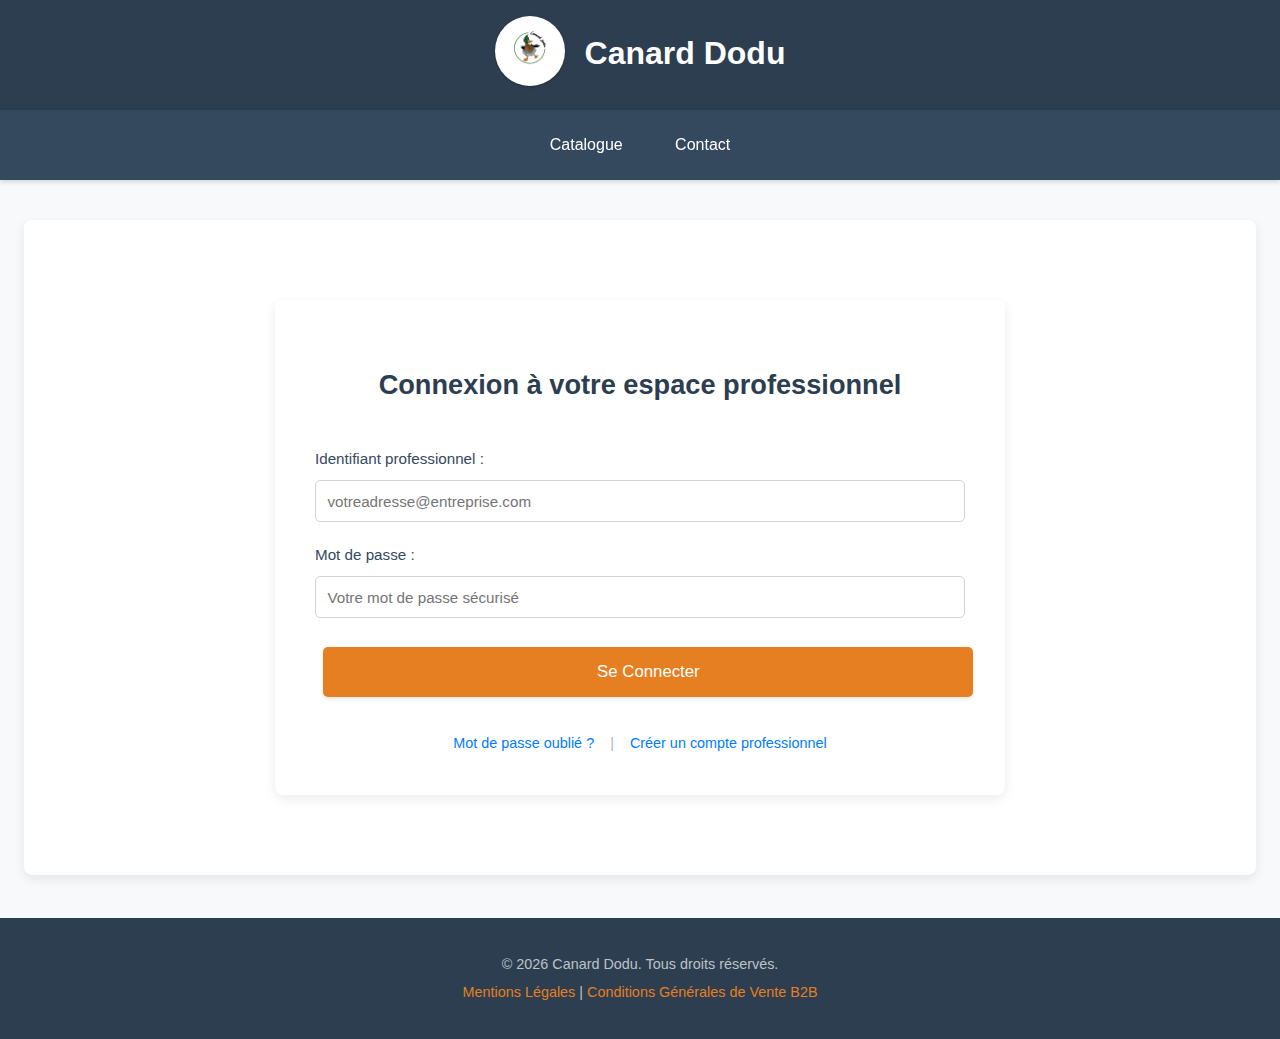
<file: mon-compte.html>
<!DOCTYPE html>
<html lang="fr">
<head>
    <meta charset="UTF-8">
    <meta name="viewport" content="width=device-width, initial-scale=1.0">
    <title>Canard Dodu - Mon Espace Client B2B</title>
    <link rel="stylesheet" href="style.css">
</head>
<body>
    <header>
        <div class="header-content">
            <div class="logo-container">
                <img src="images/Logo_Canard_Dodu.png" alt="Logo Canard Dodu">
            </div>
            <div class="header-text">
                <h1>Canard Dodu</h1>
            </div>
        </div>
    </header>

    <nav>

        <a href="index.html">Catalogue</a>
        <a href="mon-compte.html" id="nav-mon-compte" class="active" style="display:none;">Mon Compte</a>
        <a href="panier.html">Panier (<span id="nav-cart-count">0</span>)</a>
        <a href="contact.html">Contact</a>
        <a href="connexion.html" id="nav-connexion" class="nav-right">Connexion</a>
        <a href="#" id="nav-deconnexion" class="nav-right" style="display:none;" onclick="logout()">Déconnexion</a>
    </nav>

    <div class="container">
        <h2 id="user-welcome-message">Mon Espace Client</h2>
        
        <div class="account-dashboard">
            <aside class="account-menu">
                <ul>
                    <li><a href="#dashboard" class="active-account-link" onclick="showAccountSection('dashboard', this)">Tableau de Bord</a></li>
                    <li><a href="#profile" onclick="showAccountSection('profile', this)">Informations Entreprise</a></li>
                    <li><a href="#orders" onclick="showAccountSection('orders', this)">Mes Commandes</a></li>
                    <li><a href="#addresses" onclick="showAccountSection('addresses', this)">Mes Adresses</a></li>
                    <li><a href="#" onclick="logout()">Déconnexion</a></li>
                </ul>
            </aside>

            <main class="account-content">
                <section id="dashboard-section" class="account-section">
                    <h3>Tableau de Bord</h3>
                    <p>Bienvenue dans votre espace personnalisé. D'ici, vous pouvez gérer vos informations, consulter vos commandes et plus encore.</p>
                    <div class="quick-stats" style="margin-top:1.5em; display:grid; grid-template-columns: repeat(auto-fit, minmax(200px, 1fr)); gap:1em;">
                        <div style="background-color:#f0f8ff; padding:1em; border-radius:5px; text-align:center;">
                            <h4>Commandes Récentes</h4>
                            <p id="recentOrdersCount" style="font-size:1.5em; font-weight:bold;">0</p>
                            <a href="#orders" onclick="showAccountSection('orders', document.querySelector('a[href=\\'#orders\\']'))" class="btn btn-secondary btn-sm">Voir Détails</a>
                        </div>
                         <div style="background-color:#fff0f5; padding:1em; border-radius:5px; text-align:center;">
                            <h4>Adresses Enregistrées</h4>
                            <p id="savedAddressesCount" style="font-size:1.5em; font-weight:bold;">0</p>
                            <a href="#addresses" onclick="showAccountSection('addresses', document.querySelector('a[href=\\'#addresses\\']'))" class="btn btn-secondary btn-sm">Gérer Adresses</a>
                        </div>
                    </div>
                </section>

                <section id="profile-section" class="account-section" style="display:none;">
                    <h3>Informations de l'Entreprise et Contact</h3>
                    <form id="profileForm" class="form-container" style="box-shadow:none; padding:0; margin:0; max-width:none;">
                        <div id="profile-message" class="form-message" style="display:none;"></div>
                        <fieldset>
                            <legend>Informations Société</legend>
                            <div class="form-group">
                                <label for="accCompanyName">Nom de la société :</label>
                                <input type="text" id="accCompanyName" name="companyName" readonly>
                            </div>
                            <div class="form-group">
                                <label for="accSiret">N° SIRET :</label>
                                <input type="text" id="accSiret" name="siret" readonly>
                            </div>
                        </fieldset>
                        <fieldset style="margin-top:1.5em;">
                             <legend>Contact Principal</legend>
                            <div class="form-group">
                                <label for="accContactName">Nom du contact :</label>
                                <input type="text" id="accContactName" name="contactName" required>
                            </div>
                            <div class="form-group">
                                <label for="accEmail">Email de connexion :</label>
                                <input type="email" id="accEmail" name="email" readonly>
                            </div>
                            <div class="form-group">
                                <label for="accPhone">Téléphone :</label>
                                <input type="tel" id="accPhone" name="phone" required>
                            </div>
                        </fieldset>
                        <button type="submit" class="btn btn-primary" style="margin-top:1em;">Mettre à jour les informations de contact</button>
                    </form>
                </section>

                <section id="orders-section" class="account-section" style="display:none;">
                    <h3>Historique de vos Commandes</h3>
                    <div id="ordersListContainer">
                        <p>Chargement de vos commandes...</p>
                        </div>
                </section>

                <section id="addresses-section" class="account-section" style="display:none;">
                    <h3>Gestion de vos Adresses</h3>
                    <button id="addAddressBtn" class="btn btn-primary btn-sm" style="margin-bottom:1.5em;">Ajouter une nouvelle adresse</button>
                    <div id="addressesListContainer" class="address-grid">
                        <p>Chargement de vos adresses...</p>
                        </div>
                    <div id="addEditAddressFormContainer" style="display:none; margin-top:2em; padding-top:1.5em; border-top:1px solid #eee;">
                        <h4 id="addressFormTitle">Ajouter une nouvelle adresse</h4>
                        <form id="addressForm" class="form-container" style="box-shadow:none; padding:0; margin:0; max-width:none;">
                            <input type="hidden" id="addressId" name="addressId">
                            <div class="form-group">
                                <label for="addressType">Type d'adresse (ex: Livraison principale, Bureau, Dépôt) : *</label>
                                <input type="text" id="addressType" name="addressType" required>
                            </div>
                            <div class="form-group">
                                <label for="addressStreetModal">N° et Nom de la voie : *</label>
                                <input type="text" id="addressStreetModal" name="addressStreetModal" required>
                            </div>
                            <div class="form-group">
                                <label for="addressPostalCodeModal">Code Postal : *</label>
                                <input type="text" id="addressPostalCodeModal" name="addressPostalCodeModal" required>
                            </div>
                            <div class="form-group">
                                <label for="addressCityModal">Ville : *</label>
                                <input type="text" id="addressCityModal" name="addressCityModal" required>
                            </div>
                            <div class="form-group">
                                <label for="addressCountryModal">Pays : *</label>
                                <input type="text" id="addressCountryModal" name="addressCountryModal" value="France" required>
                            </div>
                            <div class="form-group">
                                <input type="checkbox" id="isDefaultShippingModal" name="isDefaultShippingModal">
                                <label for="isDefaultShippingModal" style="display:inline; font-weight:normal;">Définir comme adresse de livraison par défaut</label>
                            </div>
                             <div class="form-group">
                                <input type="checkbox" id="isDefaultBillingModal" name="isDefaultBillingModal">
                                <label for="isDefaultBillingModal" style="display:inline; font-weight:normal;">Définir comme adresse de facturation par défaut</label>
                            </div>
                            <div style="margin-top:1em;">
                                <button type="submit" class="btn btn-primary">Enregistrer l'adresse</button>
                                <button type="button" id="cancelAddressFormBtn" class="btn btn-secondary">Annuler</button>
                            </div>
                        </form>
                    </div>
                </section>
            </main>
        </div>
    </div>

    <footer>
        <p>&copy; <span id="year"></span> Canard Dodu. Tous droits réservés.</p>
    </footer>

    <script src="js/auth.js"></script>
    <script src="js/cart.js"></script>
    <script>
        document.getElementById('year').textContent = new Date().getFullYear();
        updateNavCartCount();
        checkLoginStatus(); // Assure que les éléments de nav sont corrects

        const currentUser = getCurrentUser();
        if (!currentUser) {
            window.location.href = 'connexion.html?redirect=mon-compte.html';
        } else {
            document.getElementById('user-welcome-message').textContent = `Bienvenue, ${currentUser.contactName || currentUser.companyName} !`;
            loadProfileData();
            loadOrdersData();
            loadAddressesData();
            updateDashboardStats();
        }
        
        function showAccountSection(sectionId, clickedLink) {
            document.querySelectorAll('.account-section').forEach(section => section.style.display = 'none');
            document.getElementById(sectionId + '-section').style.display = 'block';
            document.querySelectorAll('.account-menu a').forEach(link => link.classList.remove('active-account-link'));
            if(clickedLink) clickedLink.classList.add('active-account-link');
            
            // Cacher le formulaire d'adresse si on quitte la section adresses
            if (sectionId !== 'addresses') {
                document.getElementById('addEditAddressFormContainer').style.display = 'none';
            }
        }
        
        window.onload = () => {
            const hash = window.location.hash.substring(1);
            if (hash && document.getElementById(hash + '-section')) {
                 showAccountSection(hash, document.querySelector(`.account-menu a[href="#${hash}"]`));
            } else {
                showAccountSection('dashboard', document.querySelector('.account-menu a[href="#dashboard"]'));
            }
        };

        function loadProfileData() {
            if (!currentUser) return;
            document.getElementById('accCompanyName').value = currentUser.companyName || '';
            document.getElementById('accSiret').value = currentUser.siret || '';
            document.getElementById('accContactName').value = currentUser.contactName || '';
            document.getElementById('accEmail').value = currentUser.email || '';
            document.getElementById('accPhone').value = currentUser.phone || '';
        }

        document.getElementById('profileForm').addEventListener('submit', function(event) {
            event.preventDefault();
            const profileMessage = document.getElementById('profile-message');
            currentUser.contactName = document.getElementById('accContactName').value;
            currentUser.phone = document.getElementById('accPhone').value;
            
            // Mettre à jour dans localStorage
            localStorage.setItem('currentUser', JSON.stringify(currentUser));
            // Mettre à jour dans la "base de données" simulée MOCK_USERS
            if (MOCK_USERS[currentUser.email]) {
                MOCK_USERS[currentUser.email].contactName = currentUser.contactName;
                MOCK_USERS[currentUser.email].phone = currentUser.phone;
            }
            
            profileMessage.textContent = "Informations de contact mises à jour avec succès !";
            profileMessage.className = 'form-message success';
            profileMessage.style.display = 'block';
            setTimeout(() => { profileMessage.style.display = 'none'; }, 3000);
            document.getElementById('user-welcome-message').textContent = `Bienvenue, ${currentUser.contactName || currentUser.companyName} !`; // Mettre à jour le message d'accueil
        });

        function loadOrdersData() {
            const ordersContainer = document.getElementById('ordersListContainer');
            ordersContainer.innerHTML = ''; // Clear
            const orders = JSON.parse(localStorage.getItem('userOrders')) || [];
            const userOrders = orders.filter(order => order.user.email === currentUser.email);

            if (userOrders.length === 0) {
                ordersContainer.innerHTML = "<p>Vous n'avez pas encore passé de commande.</p>";
                return;
            }
            
            userOrders.sort((a,b) => new Date(b.orderDate) - new Date(a.orderDate)); // Trier par date décroissante

            const table = document.createElement('table');
            table.className = 'order-history-table'; // Réutiliser le style
            table.innerHTML = `
                <thead>
                    <tr>
                        <th>N° Commande</th>
                        <th>Date Commande</th>
                        <th>Date Livraison Prévue</th>
                        <th>Montant TTC</th>
                        <th>Statut (Simulé)</th>
                    </tr>
                </thead>
                <tbody></tbody>`;
            const tbody = table.querySelector('tbody');
            userOrders.forEach(order => {
                const row = tbody.insertRow();
                row.innerHTML = `
                    <td>${order.orderId}</td>
                    <td>${new Date(order.orderDate).toLocaleDateString('fr-FR')}</td>
                    <td>${new Date(order.deliveryDate).toLocaleDateString('fr-FR')}</td>
                    <td>${order.totals.totalTTC.toFixed(2)} €</td>
                    <td class="status-processing">En préparation</td> 
                `;
                 // On pourrait ajouter un bouton "Voir détails" qui afficherait les lignes de la commande
            });
            ordersContainer.appendChild(table);
        }

        function loadAddressesData() {
            const addressesContainer = document.getElementById('addressesListContainer');
            addressesContainer.innerHTML = ''; // Clear
            if (!currentUser || !currentUser.addresses || currentUser.addresses.length === 0) {
                addressesContainer.innerHTML = "<p>Aucune adresse enregistrée.</p>";
                return;
            }
            currentUser.addresses.forEach(addr => {
                const card = document.createElement('div');
                card.className = 'address-card';
                let defaultTags = '';
                if (addr.isDefaultShipping) defaultTags += '<span style="font-size:0.8em; background:#e0f0ff; color:#005f99; padding:2px 5px; border-radius:3px; margin-right:5px;">Livraison par défaut</span>';
                if (addr.isDefaultBilling) defaultTags += '<span style="font-size:0.8em; background:#e0fff0; color:#007000; padding:2px 5px; border-radius:3px;">Facturation par défaut</span>';

                card.innerHTML = `
                    <h4>${addr.type || 'Adresse'} ${defaultTags}</h4>
                    <p>${addr.street}<br>${addr.postalCode} ${addr.city}<br>${addr.country}</p>
                    <div class="actions">
                        <button class="btn btn-secondary btn-sm" onclick="editAddress('${addr.id}')">Modifier</button>
                        <button class="btn btn-danger btn-sm" onclick="deleteAddress('${addr.id}')">Supprimer</button>
                    </div>
                `;
                addressesContainer.appendChild(card);
            });
        }
        
        document.getElementById('addAddressBtn').addEventListener('click', () => {
            document.getElementById('addressFormTitle').textContent = "Ajouter une nouvelle adresse";
            document.getElementById('addressForm').reset();
            document.getElementById('addressId').value = ''; // Pas d'ID pour une nouvelle adresse
            document.getElementById('addEditAddressFormContainer').style.display = 'block';
        });
         document.getElementById('cancelAddressFormBtn').addEventListener('click', () => {
            document.getElementById('addEditAddressFormContainer').style.display = 'none';
        });

        document.getElementById('addressForm').addEventListener('submit', function(event) {
            event.preventDefault();
            const addressId = document.getElementById('addressId').value;
            const newAddress = {
                id: addressId || `addr${Date.now()}`, // Nouvel ID si création
                type: document.getElementById('addressType').value,
                street: document.getElementById('addressStreetModal').value,
                postalCode: document.getElementById('addressPostalCodeModal').value,
                city: document.getElementById('addressCityModal').value,
                country: document.getElementById('addressCountryModal').value,
                isDefaultShipping: document.getElementById('isDefaultShippingModal').checked,
                isDefaultBilling: document.getElementById('isDefaultBillingModal').checked,
            };

            if (newAddress.isDefaultShipping) {
                currentUser.addresses.forEach(a => a.isDefaultShipping = false);
            }
            if (newAddress.isDefaultBilling) {
                currentUser.addresses.forEach(a => a.isDefaultBilling = false);
            }

            if (addressId) { // Edition
                const index = currentUser.addresses.findIndex(a => a.id === addressId);
                if (index > -1) currentUser.addresses[index] = newAddress;
            } else { // Ajout
                currentUser.addresses.push(newAddress);
            }
            
            // Mettre à jour localStorage et MOCK_USERS
            localStorage.setItem('currentUser', JSON.stringify(currentUser));
            if (MOCK_USERS[currentUser.email]) MOCK_USERS[currentUser.email].addresses = currentUser.addresses;

            loadAddressesData(); // Recharger la liste
            updateDashboardStats();
            document.getElementById('addEditAddressFormContainer').style.display = 'none';
        });

        function editAddress(addressId) {
            const addr = currentUser.addresses.find(a => a.id === addressId);
            if (addr) {
                document.getElementById('addressFormTitle').textContent = "Modifier l'adresse";
                document.getElementById('addressId').value = addr.id;
                document.getElementById('addressType').value = addr.type || '';
                document.getElementById('addressStreetModal').value = addr.street;
                document.getElementById('addressPostalCodeModal').value = addr.postalCode;
                document.getElementById('addressCityModal').value = addr.city;
                document.getElementById('addressCountryModal').value = addr.country;
                document.getElementById('isDefaultShippingModal').checked = addr.isDefaultShipping || false;
                document.getElementById('isDefaultBillingModal').checked = addr.isDefaultBilling || false;
                document.getElementById('addEditAddressFormContainer').style.display = 'block';
            }
        }
        function deleteAddress(addressId) {
            if (confirm("Êtes-vous sûr de vouloir supprimer cette adresse ?")) {
                currentUser.addresses = currentUser.addresses.filter(a => a.id !== addressId);
                localStorage.setItem('currentUser', JSON.stringify(currentUser));
                if (MOCK_USERS[currentUser.email]) MOCK_USERS[currentUser.email].addresses = currentUser.addresses;
                loadAddressesData();
                updateDashboardStats();
            }
        }
        
        function updateDashboardStats() {
             const orders = JSON.parse(localStorage.getItem('userOrders')) || [];
             const userOrders = orders.filter(order => order.user.email === currentUser.email);
             document.getElementById('recentOrdersCount').textContent = userOrders.length;
             document.getElementById('savedAddressesCount').textContent = currentUser.addresses ? currentUser.addresses.length : 0;
        }

    </script>
</body>
</html>
</file>
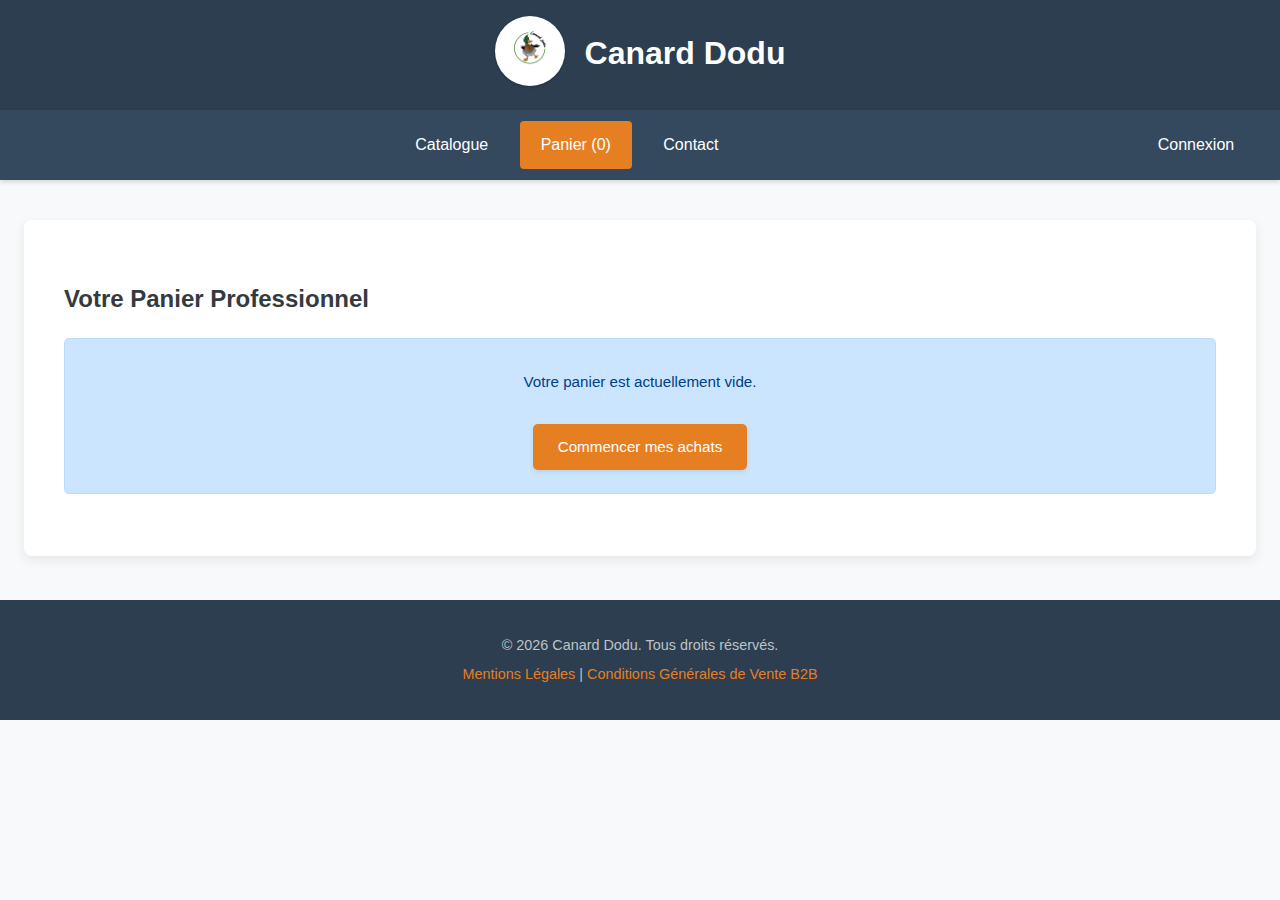
<file: panier.html>
<!DOCTYPE html>
<html lang="fr">
<head>
    <meta charset="UTF-8">
    <meta name="viewport" content="width=device-width, initial-scale=1.0">
    <title>Canard Dodu - Votre Panier B2B</title>
    <link rel="stylesheet" href="style.css">
</head>
<body>
    <header>
        <div class="header-content">
            <div class="logo-container">
                <img src="images/Logo_Canard_Dodu.png" alt="Logo Canard Dodu">
            </div>
            <div class="header-text">
                <h1>Canard Dodu</h1>
            </div>
        </div>
    </header>

    <nav>
        <a href="index.html">Catalogue</a>
        <a href="mon-compte.html" id="nav-mon-compte" style="display:none;">Mon Compte</a>
        <a href="panier.html" class="active">Panier (<span id="nav-cart-count">0</span>)</a>
        <a href="contact.html">Contact</a>
        <a href="connexion.html" id="nav-connexion" class="nav-right">Connexion</a>
        <a href="#" id="nav-deconnexion" class="nav-right" style="display:none;" onclick="logout()">Déconnexion</a>
    </nav>

    <div class="container">
        <h2>Votre Panier Professionnel</h2>

        <div id="cart-empty-message" class="form-message info" style="display:none; text-align:center;">
            <p>Votre panier est actuellement vide.</p>
            <a href="index.html" class="btn btn-primary" style="margin-top:1em;">Commencer mes achats</a>
        </div>
        
        <div id="cart-login-prompt" class="form-message info" style="display:none; text-align:center;">
             <p>Veuillez vous <a href="connexion.html">connecter</a> ou <a href="inscription.html">créer un compte</a> pour finaliser votre commande et bénéficier de vos conditions tarifaires.</p>
        </div>


        <div id="cart-content" style="display:none;">
             <table class="cart-table">
                <thead>
                    <tr>
                        <th colspan="2">Produit</th>
                        <th>Prix Unitaire HT</th>
                        <th>Quantité</th>
                        <th>Total Ligne HT</th>
                        <th>Action</th>
                    </tr>
                </thead>
                <tbody id="cart-items-container">
                    </tbody>
            </table>

            <div class="cart-summary">
                <h3>Récapitulatif de la Commande</h3>
                <div id="nav-code-promo" class="promo-code">
                    <label for="promoCodeInput">Code Promotionnel :</label>
                    <input type="text" id="promoCodeInput" placeholder="Saisir un code">
                    <button class="btn btn-secondary btn-sm" onclick="applyPromoCode()">Appliquer</button>
                </div>
                <div id="promo-feedback" style="font-size:0.85em; margin-bottom:1em;"></div>

                <div class="summary-row">
                    <span>Sous-total Brut (HT) :</span>
                    <span id="summary-subtotal-brut">0.00 €</span>
                </div>
                 <div class="summary-row" id="summary-contractual-discount-row" style="display:none;">
                    <span>Remise Contractuelle :</span>
                    <span id="summary-contractual-discount" style="color: green;">-0.00 €</span>
                </div>
                <div class="summary-row" id="summary-promo-discount-row" style="display:none;">
                    <span>Remise Promotionnelle :</span>
                    <span id="summary-promo-discount" style="color: green;">-0.00 €</span>
                </div>
                <div class="summary-row">
                    <span>Sous-total Net (HT) :</span>
                    <span id="summary-subtotal-net" style="font-weight:bold;">0.00 €</span>
                </div>
                <div class="summary-row">
                    <span>TVA (20% estimée) :</span>
                    <span id="summary-vat">0.00 €</span>
                </div>
                <div class="summary-row">
                    <span>Frais de livraison estimés (HT) :</span>
                    <span id="summary-shipping">À calculer</span>
                </div>
                <div class="summary-row total">
                    <span>Total Estimé (TTC) :</span>
                    <span id="summary-grand-total">0.00 €</span>
                </div>
                 <p style="font-size:0.8em; text-align:right; margin-top:5px;">Le montant final et les frais de livraison seront confirmés à l'étape suivante.</p>
            </div>

            <div class="cart-actions">
                <a href="index.html" class="btn btn-secondary">Continuer mes achats</a>
                <button id="checkoutButton" class="btn btn-primary btn-large" onclick="proceedToCheckout()">Valider le Panier et Commander</button>
            </div>
        </div>
    </div>

    <footer>
        <p>&copy; <span id="year"></span> Canard Dodu. Tous droits réservés.</p>
        <p><a href="#">Mentions Légales</a> | <a href="#">Conditions Générales de Vente B2B</a></p>
    </footer>

    <script src="js/auth.js"></script>
    <script src="js/cart.js"></script>
    <script>
        document.getElementById('year').textContent = new Date().getFullYear();
        updateNavCartCount();
        checkLoginStatus();

        let currentAppliedPromoCode = null;

        function displayCart() {
            const cart = getCart();
            const cartItemsContainer = document.getElementById('cart-items-container');
            const cartContentDiv = document.getElementById('cart-content');
            const cartEmptyMessageDiv = document.getElementById('cart-empty-message');
            const cartLoginPromptDiv = document.getElementById('cart-login-prompt');
            const checkoutButton = document.getElementById('checkoutButton');
            
            cartItemsContainer.innerHTML = ''; // Clear previous items

            if (cart.length === 0) {
                cartContentDiv.style.display = 'none';
                cartEmptyMessageDiv.style.display = 'block';
                cartLoginPromptDiv.style.display = 'none';
                return;
            }

            cartContentDiv.style.display = 'block';
            cartEmptyMessageDiv.style.display = 'none';
            
            const currentUser = getCurrentUser();
            if (!currentUser) {
                cartLoginPromptDiv.style.display = 'block';
                checkoutButton.textContent = 'Se connecter pour commander';
                checkoutButton.onclick = () => { window.location.href = 'connexion.html?redirect=panier.html'; };
            } else {
                cartLoginPromptDiv.style.display = 'none';
                checkoutButton.textContent = 'Valider le Panier et Commander';
                checkoutButton.onclick = proceedToCheckout;
            }


            cart.forEach(item => {
                const product = getProductById(item.productId);
                if (product) {
                    const row = cartItemsContainer.insertRow();
                    row.setAttribute('data-product-id', product.id);
                    
                    const cellImage = row.insertCell();
                    cellImage.innerHTML = `<img src="${product.image}" alt="${product.name}">`;
                    
                    const cellName = row.insertCell();
                    cellName.className = 'product-info-cell';
                    cellName.innerHTML = `<div><strong>${product.name}</strong><br><small>Réf: ${product.id.toUpperCase()}</small><br><small>Stock: ${product.stock}</small></div>`;
                    
                    const cellPrice = row.insertCell();
                    cellPrice.textContent = `${product.priceHT.toFixed(2)} €`;
                    cellPrice.setAttribute('data-label', 'Prix Unitaire HT');


                    const cellQuantity = row.insertCell();
                    const quantityInput = document.createElement('input');
                    quantityInput.type = 'number';
                    quantityInput.value = item.quantity;
                    quantityInput.min = 1;
                    quantityInput.max = product.stock; // Limite au stock dispo
                    quantityInput.setAttribute('data-product-id', product.id);
                    quantityInput.onchange = function() { 
                        // DS14: Modifier une ligne du panier
                        updateCartQuantity(product.id, this.value); 
                        displayCart(); // Re-render cart to update totals
                    };
                    cellQuantity.appendChild(quantityInput);
                    cellQuantity.setAttribute('data-label', 'Quantité');


                    const cellTotal = row.insertCell();
                    cellTotal.textContent = `${(product.priceHT * item.quantity).toFixed(2)} €`;
                    cellTotal.className = 'line-total';
                    cellTotal.setAttribute('data-label', 'Total Ligne HT');


                    const cellAction = row.insertCell();
                    const removeButton = document.createElement('button');
                    removeButton.className = 'btn btn-danger btn-sm';
                    removeButton.textContent = 'Supprimer';
                    removeButton.onclick = function() {
                        // DS15: Supprimer un produit du panier
                        if(confirm(`Voulez-vous vraiment supprimer "${product.name}" de votre panier ?`)) {
                            removeFromCart(product.id);
                            displayCart(); // Re-render cart
                        }
                    };
                    cellAction.appendChild(removeButton);
                    cellAction.setAttribute('data-label', 'Action');

                }
            });
            updateCartSummary();
        }

        function updateCartSummary() {
            const cart = getCart();
            const totals = calculateCartTotals(cart, currentAppliedPromoCode); // Fonction de cart.js

            document.getElementById('summary-subtotal-brut').textContent = `${totals.subtotalHT.toFixed(2)} €`;
            
            const contractualDiscountRow = document.getElementById('summary-contractual-discount-row');
            const contractualDiscountEl = document.getElementById('summary-contractual-discount');
            const currentUser = getCurrentUser();
            if (currentUser && currentUser.contractualRemiseRate > 0 && totals.subtotalHT > 0) {
                const contractualDiscountAmount = totals.subtotalHT * currentUser.contractualRemiseRate;
                contractualDiscountEl.textContent = `-${contractualDiscountAmount.toFixed(2)} € (${(currentUser.contractualRemiseRate * 100).toFixed(0)}%)`;
                contractualDiscountRow.style.display = 'flex';
            } else {
                contractualDiscountRow.style.display = 'none';
            }

            const promoDiscountRow = document.getElementById('summary-promo-discount-row');
            const promoDiscountEl = document.getElementById('summary-promo-discount');
             if (totals.discountAmount > 0 && (!currentUser || (currentUser.contractualRemiseRate * totals.subtotalHT) < totals.discountAmount )) {
                // Affiche la remise promo si elle existe et est supérieure à la seule remise contractuelle
                let displayedPromoDiscount = totals.discountAmount;
                if(currentUser && currentUser.contractualRemiseRate > 0){
                    displayedPromoDiscount -= (totals.subtotalHT * currentUser.contractualRemiseRate);
                }
                if (displayedPromoDiscount > 0.005) { // Seuil pour éviter affichage de 0.00
                    promoDiscountEl.textContent = `-${displayedPromoDiscount.toFixed(2)} €`;
                    promoDiscountRow.style.display = 'flex';
                } else {
                     promoDiscountRow.style.display = 'none';
                }
            } else {
                promoDiscountRow.style.display = 'none';
            }


            document.getElementById('summary-subtotal-net').textContent = `${totals.finalSubtotalHT.toFixed(2)} €`;
            document.getElementById('summary-vat').textContent = `${totals.tvaAmount.toFixed(2)} €`;
            document.getElementById('summary-shipping').textContent = totals.shippingCost > 0 ? `${totals.shippingCost.toFixed(2)} €` : 'Offerte';
            document.getElementById('summary-grand-total').textContent = `${totals.totalTTC.toFixed(2)} €`;
        }

        function applyPromoCode() {
            // DS18
            const promoInput = document.getElementById('promoCodeInput');
            const promoFeedback = document.getElementById('promo-feedback');
            currentAppliedPromoCode = promoInput.value.trim();
            
            // Simuler la validation du code promo (la logique est dans calculateCartTotals)
            const cart = getCart();
            const oldTotals = calculateCartTotals(cart, null); // Totaux sans le nouveau code
            const newTotals = calculateCartTotals(cart, currentAppliedPromoCode);

            if (currentAppliedPromoCode === "") {
                 promoFeedback.textContent = "";
                 currentAppliedPromoCode = null; // Réinitialiser si vide
            } else if (newTotals.discountAmount > oldTotals.discountAmount || (newTotals.discountAmount > 0 && !oldTotals.discountAmount)) {
                promoFeedback.textContent = `Code "${currentAppliedPromoCode}" appliqué avec succès.`;
                promoFeedback.style.color = 'green';
            } else {
                promoFeedback.textContent = `Code "${currentAppliedPromoCode}" invalide ou non applicable.`;
                promoFeedback.style.color = 'red';
                currentAppliedPromoCode = null; // Réinitialiser si invalide pour ne pas le garder
                promoInput.value = ""; // Vider le champ si code invalide
            }
            updateCartSummary();
        }


        function proceedToCheckout() {
            const currentUser = getCurrentUser();
            if (!currentUser) {
                window.location.href = 'connexion.html?redirect=panier.html';
                return;
            }
            const cart = getCart();
            if (cart.length === 0) {
                alert("Votre panier est vide. Veuillez ajouter des produits avant de commander.");
                return;
            }
            // Sauvegarder le panier et les totaux pour les prochaines étapes
            const totals = calculateCartTotals(cart, currentAppliedPromoCode);
            sessionStorage.setItem('checkoutCart', JSON.stringify(cart));
            sessionStorage.setItem('checkoutTotals', JSON.stringify(totals));

            window.location.href = 'commande-adresse.html';
        }

        // Affichage initial du panier
        displayCart();
    </script>
</body>
</html>
</file>
<file: style.css>
/* Styles généraux */
body {
    font-family: 'Segoe UI', Tahoma, Geneva, Verdana, sans-serif;
    margin: 0;
    padding: 0;
    background-color: #f8f9fa; /* Fond légèrement plus clair */
    color: #343a40; /* Couleur de texte principale plus foncée */
    line-height: 1.6;
}

header {
    background-color: #2c3e50; /* Bleu ardoise foncé */
    color: white;
    padding: 1em 0; /* Padding vertical réduit pour mieux intégrer le logo */
    text-align: center;
    box-shadow: 0 2px 4px rgba(0,0,0,0.1);
    display: flex; /* Ajout pour aligner logo et texte */
    align-items: center; /* Centrage vertical des éléments */
    justify-content: center; /* Centrage horizontal par défaut */
    flex-wrap: wrap; /* Permet au texte de passer en dessous du logo sur petits écrans */
}

.header-content {
    display: flex;
    align-items: center;
    justify-content: center; /* S'assure que le contenu interne est centré */
    width: 90%; /* Occupe la largeur du container pour un meilleur contrôle */
    max-width: 1200px; /* Cohérent avec le .container */
    margin: 0 auto; /* Centrage du contenu du header */
}

header .logo-container {
    margin-right: 20px; /* Espace entre le logo et le titre */
    flex-shrink: 0; /* Empêche le logo de rétrécir */
}

header .logo-container img {
    height: 60px; /* Hauteur du logo, ajustez si besoin */
    width: auto; /* Garde les proportions */
    border-radius: 50%; /* Si le logo est circulaire et que vous voulez forcer la forme */
    background-color: #fff; /* Fond blanc pour le logo si l'image a de la transparence */
    padding: 5px; /* Petit espace autour du logo dans son cercle */
    box-shadow: 0 1px 3px rgba(0,0,0,0.2);
}

.header-text {
    text-align: left; /* Aligner le texte à gauche du logo */
}


header h1 {
    margin: 0 0 0.1em 0; /* Marge ajustée */
    font-size: 2em; /* Taille ajustée pour cohabiter avec le logo */
    font-weight: 600;
}

header p {
    margin: 0;
    font-size: 0.9em; /* Taille ajustée */
    font-style: italic;
    color: #bdc3c7; /* Gris clair pour le slogan */
}


nav {
    background-color: #34495e; /* Bleu ardoise moyen */
    color: white;
    padding: 0.7em 0;
    text-align: center;
    position: sticky;
    top: 0;
    z-index: 1000;
    box-shadow: 0 2px 5px rgba(0,0,0,0.15);
}

nav a {
    color: white;
    text-decoration: none;
    padding: 0.7em 1.3em; /* Padding ajusté */
    display: inline-block;
    transition: background-color 0.25s ease, color 0.25s ease;
    font-weight: 500;
    border-radius: 4px;
    margin: 0 0.2em;
}

nav a:hover, nav a.active {
    background-color: #e67e22; /* Orange signature */
    color: white;
}

nav .nav-right {
    float: right;
    margin-right: 25px;
}
nav .nav-right:hover {
     background-color: #c0392b; /* Rouge pour déconnexion au survol */
}


.container {
    width: 90%; /* Largeur augmentée pour les grands écrans */
    max-width: 1200px; /* Limite maximale */
    margin: 2.5em auto; /* Marge ajustée */
    background-color: white;
    padding: 2.5em; /* Padding augmenté */
    box-shadow: 0 4px 12px rgba(0, 0, 0, 0.08);
    border-radius: 8px;
}

/* Section Héro */
.hero-section {
    background: url('https://placehold.co/1920x550/4A5568/FFFFFF?text=Produits+Canard+Dodu+Professionnels') no-repeat center center/cover; /* Image placeholder plus neutre */
    color: white;
    text-align: center;
    padding: 5em 2em; /* Padding ajusté */
    position: relative;
}
.hero-section::before {
    content: '';
    position: absolute;
    top: 0;
    left: 0;
    width: 100%;
    height: 100%;
    background-color: rgba(44, 62, 80, 0.6); /* Overlay plus foncé pour contraste */
}
.hero-content {
    position: relative;
    z-index: 1;
}
.hero-section h2 {
    font-size: 2.6em; /* Taille ajustée */
    margin-bottom: 0.6em;
    font-weight: 600;
}
.hero-section p {
    font-size: 1.2em; /* Taille ajustée */
    margin-bottom: 1.8em;
    max-width: 650px;
    margin-left: auto;
    margin-right: auto;
    color: #e0e0e0; /* Texte héro un peu moins blanc pur */
}

/* Boutons */
.btn {
    padding: 0.7em 1.6em; /* Padding ajusté */
    text-decoration: none;
    border-radius: 5px;
    font-size: 1em;
    font-weight: 500;
    transition: background-color 0.25s ease, transform 0.15s ease, box-shadow 0.25s ease;
    display: inline-block;
    margin: 0.5em;
    border: none;
    cursor: pointer;
    box-shadow: 0 2px 4px rgba(0,0,0,0.1);
}
.btn:hover {
    transform: translateY(-2px);
    box-shadow: 0 4px 8px rgba(0,0,0,0.15);
}
.btn-primary {
    background-color: #e67e22; /* Orange */
    color: white;
}
.btn-primary:hover {
    background-color: #d35400; /* Orange plus foncé */
}
.btn-secondary {
    background-color: #546e7a; /* Bleu-gris pour secondaire */
    color: white;
}
.btn-secondary:hover {
    background-color: #455a64; /* Bleu-gris plus foncé */
}
.btn-danger {
    background-color: #d9534f; /* Rouge Bootstrap-like */
    color: white;
}
.btn-danger:hover {
    background-color: #c9302c;
}
.btn-sm {
    padding: 0.4em 0.8em;
    font-size: 0.85em;
}
.btn-large {
    padding: 0.9em 2em;
    font-size: 1.1em;
}


/* Sections spécifiques Accueil */
.presentation-section, .engagements-section, .avantages-section, .categories-populaires {
    padding: 2.5em 0; /* Padding augmenté */
    border-bottom: 1px solid #e9ecef; /* Séparateur plus clair */
}
.presentation-section:last-child, .engagements-section:last-child, .avantages-section:last-child, .categories-populaires:last-child {
    border-bottom: none;
}
.presentation-section h2, .engagements-section h2, .avantages-section h2, .categories-populaires h2 {
    text-align: center;
    margin-bottom: 1.5em;
    color: #2c3e50; /* Bleu ardoise foncé */
    font-size: 1.8em; /* Taille titre section */
    font-weight: 600;
}

.engagements-grid {
    display: grid;
    grid-template-columns: repeat(auto-fill, minmax(260px, 1fr)); /* Taille min augmentée */
    gap: 2.5em; /* Espace augmenté */
    text-align: center;
}
.engagement-item {
    background-color: #fff;
    padding: 1.5em;
    border-radius: 6px;
    box-shadow: 0 2px 8px rgba(0,0,0,0.07);
    transition: transform 0.2s ease, box-shadow 0.2s ease;
}
.engagement-item:hover{
    transform: translateY(-4px);
    box-shadow: 0 4px 12px rgba(0,0,0,0.1);
}
.engagement-item img {
    max-width: 70px; /* Taille icône ajustée */
    margin-bottom: 1em;
}
.engagement-item h3 {
    color: #34495e; /* Bleu ardoise moyen */
    margin-bottom: 0.5em;
    font-size: 1.25em; /* Taille ajustée */
}
.category-card {
    display: block;
    text-decoration: none;
    color: inherit;
    border: 1px solid #e0e0e0;
    border-radius: 6px;
    overflow: hidden;
    transition: box-shadow 0.3s ease;
}
.category-card:hover {
    box-shadow: 0 4px 15px rgba(0,0,0,0.12);
}
.category-card img {
    width: 100%;
    height: 150px;
    object-fit: cover;
    display: block;
}
.category-card h3 {
    text-align: center;
    padding: 0.8em;
    margin: 0;
    background-color: #f8f9fa;
    font-size: 1.1em;
    color: #2c3e50;
}


/* Pied de page */
footer {
    text-align: center;
    padding: 2em 1em; /* Padding ajusté */
    background-color: #2c3e50; /* Bleu ardoise foncé */
    color: #bdc3c7; /* Gris clair pour texte footer */
    margin-top: 3em; /* Marge augmentée */
    font-size: 0.9em;
}
footer p {
    margin: 0.4em 0;
}
footer a {
    color: #e67e22; /* Orange signature */
    text-decoration: none;
    transition: color 0.2s ease;
}
footer a:hover {
    color: #d35400; /* Orange plus foncé */
    text-decoration: underline;
}

/* Styles pour le catalogue */
.search-filter-bar {
    display: flex;
    justify-content: space-between;
    align-items: center;
    margin-bottom: 2.5em;
    padding: 1.2em; /* Padding augmenté */
    background-color: #e9ecef; /* Fond plus neutre */
    border-radius: 6px;
    flex-wrap: wrap;
    gap: 1em; /* Espace entre les éléments */
}
.search-filter-bar input[type="text"],
.search-filter-bar input[type="number"],
.search-filter-bar select {
    padding: 0.75em; /* Padding ajusté */
    border: 1px solid #ced4da; /* Bordure standard */
    border-radius: 5px;
    flex-grow: 1;
    min-width: 180px; /* Largeur min augmentée */
    font-size: 0.95em;
}
.search-filter-bar button {
    padding: 0.75em 1.5em;
    background-color: #546e7a; /* Bleu-gris */
    color: white;
    border: none;
    border-radius: 5px;
    cursor: pointer;
    transition: background-color 0.25s ease;
    font-weight: 500;
}
.search-filter-bar button:hover {
    background-color: #455a64; /* Bleu-gris plus foncé */
}

.product-grid {
    display: grid;
    grid-template-columns: repeat(auto-fill, minmax(270px, 1fr)); /* Taille min ajustée */
    gap: 2em; /* Espace augmenté */
}
.product-card {
    border: 1px solid #e0e0e0; /* Bordure plus subtile */
    padding: 1.3em; /* Padding ajusté */
    text-align: left; /* Alignement à gauche pour plus de pro */
    background-color: #fff;
    box-shadow: 0 2px 8px rgba(0,0,0,0.06);
    border-radius: 6px;
    display: flex;
    flex-direction: column;
    justify-content: space-between;
    transition: transform 0.25s ease, box-shadow 0.25s ease;
}
.product-card:hover {
    transform: translateY(-4px);
    box-shadow: 0 5px 15px rgba(0,0,0,0.1);
}
.product-card img {
    width: 100%; /* Occupe toute la largeur */
    height: 220px; /* Hauteur fixe pour l'image */
    object-fit: cover;
    margin-bottom: 1em;
    border-radius: 4px; /* Coins arrondis pour l'image */
    border: 1px solid #f0f0f0;
}
.product-card h3 {
    font-size: 1.2em; /* Taille ajustée */
    margin-bottom: 0.4em;
    color: #2c3e50; /* Bleu ardoise foncé */
    font-weight: 600;
}
.product-card .product-ref-short {
    font-size: 0.8em;
    color: #6c757d; /* Gris pour la référence */
    margin-bottom: 0.6em;
    display: block;
}
.product-card .description {
    font-size: 0.9em;
    color: #495057; /* Couleur description ajustée */
    margin-bottom: 1em;
    flex-grow: 1;
    line-height: 1.5;
}
.product-card .price {
    font-size: 1.25em; /* Taille prix augmentée */
    color: #e67e22; /* Orange */
    font-weight: bold;
    margin-top: 0.5em;
    margin-bottom: 1em;
    text-align: right; /* Prix à droite */
}
.product-card .actions {
    display: flex;
    justify-content: space-between; /* Boutons espacés */
    align-items: center;
    margin-top: auto; /* Pousse les actions en bas */
}
.product-card .actions .btn {
    flex-grow: 1; /* Les boutons prennent la même largeur */
    margin: 0 0.3em;
}
.product-card .actions .btn:first-child { margin-left: 0;}
.product-card .actions .btn:last-child { margin-right: 0;}


/* Pagination */
.pagination {
    text-align: center;
    margin-top: 3em; /* Marge augmentée */
}
.pagination a, .pagination span {
    display: inline-block;
    padding: 0.7em 1.1em; /* Padding ajusté */
    margin: 0 0.35em; /* Marge ajustée */
    border: 1px solid #ced4da;
    color: #007bff; /* Bleu Bootstrap pour liens */
    text-decoration: none;
    border-radius: 5px;
    transition: background-color 0.25s ease, color 0.25s ease;
}
.pagination a:hover {
    background-color: #007bff;
    color: white;
    border-color: #007bff;
}
.pagination .current {
    background-color: #007bff;
    color: white;
    border-color: #007bff;
    font-weight: bold;
}
.pagination .disabled {
    color: #6c757d; /* Gris pour désactivé */
    pointer-events: none;
    border-color: #e9ecef;
}

/* Styles pour la page Détail Produit */
.breadcrumb {
    margin-bottom: 1.8em; /* Marge augmentée */
    font-size: 0.95em; /* Taille ajustée */
    color: #6c757d;
}
.breadcrumb a {
    color: #007bff;
    text-decoration: none;
}
.breadcrumb a:hover {
    text-decoration: underline;
}

.product-detail-layout {
    display: grid;
    grid-template-columns: 0.8fr 1.2fr; /* Proportion ajustée */
    gap: 2.5em; /* Espace augmenté */
    align-items: flex-start;
}
.product-image-gallery img#main-product-image {
    width: 100%; /* Image principale prend toute la largeur de sa colonne */
    max-height: 450px; /* Hauteur max */
    object-fit: contain; /* Pour voir toute l'image */
    border-radius: 6px;
    box-shadow: 0 2px 8px rgba(0,0,0,0.08);
    border: 1px solid #e9ecef;
    margin-bottom: 1em;
}
.product-thumbnails {
    display: flex;
    gap: 12px; /* Espace entre vignettes */
    flex-wrap: wrap; /* Passage à la ligne si besoin */
}
.product-thumbnails img {
    width: 75px; /* Taille vignette ajustée */
    height: 75px;
    object-fit: cover;
    border: 2px solid #ced4da;
    border-radius: 5px;
    cursor: pointer;
    transition: border-color 0.25s ease, transform 0.2s ease;
}
.product-thumbnails img:hover {
    border-color: #e67e22; /* Orange */
    transform: scale(1.05);
}
.product-thumbnails img.active-thumb {
    border-color: #e67e22;
    box-shadow: 0 0 0 2px #e67e22; /* Indicateur actif plus visible */
}

.product-info h1 {
    font-size: 2em; /* Taille ajustée */
    color: #2c3e50;
    margin-bottom: 0.2em; /* Marge réduite */
    font-weight: 600;
}
.product-info .product-ref {
    font-size: 0.9em;
    color: #6c757d;
    margin-bottom: 1.2em; /* Marge augmentée */
}
.product-info .product-price-detail {
    font-size: 1.9em; /* Taille augmentée */
    color: #e67e22; /* Orange */
    font-weight: bold;
    margin-bottom: 1em;
}
.product-info .product-availability {
    font-size: 0.95em;
    margin-bottom: 1em;
}
.product-info .product-availability .in-stock { color: #28a745; /* Vert Bootstrap */ font-weight: bold;}
.product-info .product-availability .out-of-stock { color: #dc3545; /* Rouge Bootstrap */ font-weight: bold;}
.product-info .product-availability .low-stock { color: #fd7e14; /* Orange Bootstrap */ font-weight: bold;}


.product-description-detail {
    margin-bottom: 1.8em; /* Marge augmentée */
    line-height: 1.7;
    font-size: 0.95em;
}
.product-specs {
    background-color: #f8f9fa; /* Fond section specs */
    padding: 1.2em; /* Padding ajusté */
    border-radius: 6px;
    margin-bottom: 1.8em;
    border: 1px solid #e9ecef;
}
.product-specs h3 {
    font-size: 1.15em; /* Taille ajustée */
    color: #34495e;
    margin-top: 0;
    margin-bottom: 0.8em;
    font-weight: 600;
}
.product-specs ul {
    list-style: none;
    padding: 0;
    margin: 0;
}
.product-specs li {
    margin-bottom: 0.6em; /* Marge ajustée */
    font-size: 0.9em;
}
.product-specs li strong {
    color: #2c3e50;
    min-width: 120px; /* Pour alignement si besoin */
    display: inline-block;
}

.quantity-selector {
    display: flex;
    align-items: center;
    margin-bottom: 1.8em;
}
.quantity-selector label {
    margin-right: 12px; /* Marge ajustée */
    font-weight: bold;
    font-size: 1em;
}
.quantity-selector input[type="number"] {
    width: 80px; /* Largeur augmentée */
    padding: 0.7em; /* Padding ajusté */
    text-align: center;
    border: 1px solid #ced4da;
    border-radius: 5px;
    font-size: 1em;
}
.product-actions-detail .btn {
    margin-right: 10px; /* Espace entre boutons */
}

.related-products {
    margin-top: 3.5em; /* Marge augmentée */
    padding-top: 2.5em; /* Padding augmenté */
    border-top: 1px solid #e9ecef;
}
.related-products h2 {
    text-align: center;
    margin-bottom: 1.8em; /* Marge augmentée */
    color: #2c3e50;
    font-size: 1.6em; /* Taille ajustée */
    font-weight: 600;
}

/* Styles pour la page Panier et Commande */
.cart-table, .order-summary-table {
    width: 100%;
    border-collapse: collapse;
    margin-bottom: 2.5em; /* Marge augmentée */
    font-size: 0.95em;
}
.cart-table th, .cart-table td,
.order-summary-table th, .order-summary-table td {
    border: 1px solid #dee2e6; /* Bordure standard */
    padding: 0.9em; /* Padding ajusté */
    text-align: left;
    vertical-align: middle;
}
.cart-table th, .order-summary-table th {
    background-color: #e9ecef; /* Fond en-tête tableau */
    color: #212529; /* Texte en-tête */
    font-weight: 600;
}
.cart-table img {
    max-width: 70px; /* Taille image ajustée */
    height: auto;
    margin-right: 1em;
    border-radius: 4px;
    border: 1px solid #f0f0f0;
}
.cart-table .product-info-cell {
    display: flex;
    align-items: center;
}
.cart-table .product-info-cell div { line-height: 1.4; }
.cart-table .product-info-cell small { font-size: 0.85em; color: #6c757d; }

.cart-table input[type="number"] {
    width: 65px; /* Largeur ajustée */
    padding: 0.6em; /* Padding ajusté */
    text-align: center;
    border: 1px solid #ced4da;
    border-radius: 4px;
}

.cart-summary, .order-recap {
    background-color: #f8f9fa;
    padding: 1.8em; /* Padding augmenté */
    border-radius: 6px;
    border: 1px solid #e9ecef;
    margin-bottom: 2.5em;
}
.cart-summary h2, .order-recap h2 {
    margin-top: 0;
    color: #2c3e50;
    margin-bottom: 1.2em; /* Marge augmentée */
    font-size: 1.4em; /* Taille ajustée */
    font-weight: 600;
}
.summary-row, .recap-row {
    display: flex;
    justify-content: space-between;
    margin-bottom: 0.9em; /* Marge ajustée */
    font-size: 1em; /* Taille ajustée */
}
.summary-row span:first-child, .recap-row span:first-child { color: #495057; }
.summary-row span:last-child, .recap-row span:last-child { font-weight: 500; color: #212529; }

.summary-row.total, .recap-row.total {
    font-weight: bold;
    font-size: 1.35em; /* Taille augmentée */
    color: #e67e22; /* Orange */
    padding-top: 1.2em; /* Marge augmentée */
    border-top: 2px solid #e0e0e0; /* Séparateur plus marqué */
    margin-top: 1em;
}
.summary-row.total span:first-child, .recap-row.total span:first-child { color: #e67e22; }


.promo-code {
    margin-bottom: 1.8em; /* Marge augmentée */
    display: flex;
    gap: 0.5em;
    align-items: center;
}
.promo-code label { margin-right: 0.5em; font-weight: 500; }
.promo-code input[type="text"] {
    padding: 0.7em;
    border: 1px solid #ced4da;
    border-radius: 4px;
    flex-grow: 1;
}
.promo-code .btn-sm { height: fit-content; }


.cart-actions, .order-actions {
    display: flex;
    justify-content: space-between;
    align-items: center;
    flex-wrap: wrap;
    gap: 1em; /* Espace entre boutons */
}
.cart-actions .btn, .order-actions .btn {
    margin-bottom: 0; /* Géré par flex gap */
}

/* Styles pour les pages Formulaires (Connexion, Inscription, Contact, Mon Compte sections, Commande) */
.form-container {
    max-width: 650px; /* Largeur augmentée */
    margin: 2.5em auto;
    padding: 2.5em; /* Padding augmenté */
    background-color: #fff;
    border-radius: 8px;
    box-shadow: 0 4px 12px rgba(0,0,0,0.08);
}
.form-container h2 {
    text-align: center;
    color: #2c3e50;
    margin-bottom: 1.5em;
    font-size: 1.7em; /* Taille ajustée */
    font-weight: 600;
}
.form-group {
    margin-bottom: 1.3em; /* Marge ajustée */
}
.form-group legend { /* Pour les fieldset */
    font-size: 1.1em;
    font-weight: 600;
    color: #34495e;
    padding-bottom: 0.5em;
    margin-bottom: 1em;
    border-bottom: 1px solid #e0e0e0;
    width: 100%;
}
.form-group label {
    display: block;
    margin-bottom: 0.6em; /* Marge ajustée */
    font-weight: 500; /* Poids ajusté */
    color: #34495e;
    font-size: 0.95em;
}
.form-group input[type="text"],
.form-group input[type="email"],
.form-group input[type="password"],
.form-group input[type="number"],
.form-group input[type="tel"],
.form-group select,
.form-group textarea {
    width: 100%;
    padding: 0.75em; /* Padding ajusté */
    border: 1px solid #ced4da;
    border-radius: 5px;
    box-sizing: border-box;
    font-size: 0.95em;
    background-color: #fff; /* Assurer fond blanc si hérité */
    transition: border-color 0.2s ease, box-shadow 0.2s ease;
}
.form-group input:focus, .form-group select:focus, .form-group textarea:focus {
    border-color: #80bdff; /* Bleu Bootstrap focus */
    box-shadow: 0 0 0 0.2rem rgba(0,123,255,.25);
    outline: none;
}

.form-group textarea {
    min-height: 100px; /* Hauteur ajustée */
    resize: vertical;
}
.form-group input[type="checkbox"], .form-group input[type="radio"] {
    margin-right: 0.6em; /* Marge ajustée */
    vertical-align: middle;
    width: auto; /* Rétablir largeur auto pour checkbox/radio */
}
.form-group .form-help-text {
    font-size: 0.8em; /* Taille ajustée */
    color: #6c757d;
    margin-top: 0.4em; /* Marge ajustée */
}
.form-container .btn {
    width: 100%;
    padding: 0.9em; /* Padding ajusté */
    font-size: 1.05em; /* Taille ajustée */
}
.form-links {
    text-align: center;
    margin-top: 1.8em; /* Marge augmentée */
    font-size: 0.9em;
}
.form-links a {
    color: #007bff;
    text-decoration: none;
}
.form-links a:hover {
    text-decoration: underline;
}
.form-links span {
    margin: 0 12px; /* Marge ajustée */
    color: #adb5bd; /* Couleur séparateur */
}
.form-message {
    padding: 1em;
    margin-bottom: 1.5em;
    border-radius: 5px;
    text-align: center;
    font-size: 0.95em;
    border: 1px solid transparent;
}
.form-message.success {
    background-color: #d4edda;
    color: #155724;
    border-color: #c3e6cb;
}
.form-message.error {
    background-color: #f8d7da;
    color: #721c24;
    border-color: #f5c6cb;
}
.form-message.info {
    background-color: #cce5ff;
    color: #004085;
    border-color: #b8daff;
}


/* Styles pour Mon Compte */
.account-dashboard {
    display: grid;
    grid-template-columns: 220px 1fr; /* Largeur menu ajustée */
    gap: 2.5em; /* Espace augmenté */
}
.account-menu ul {
    list-style: none;
    padding: 0;
    margin: 0;
    border: 1px solid #e0e0e0;
    border-radius: 6px;
    overflow: hidden;
    background-color: #fff;
}
.account-menu li a {
    display: block;
    padding: 0.9em 1.3em; /* Padding ajusté */
    color: #34495e;
    text-decoration: none;
    border-bottom: 1px solid #e9ecef;
    transition: background-color 0.25s ease, color 0.25s ease;
    font-size: 0.95em;
    font-weight: 500;
}
.account-menu li:last-child a {
    border-bottom: none;
}
.account-menu li a:hover, .account-menu li a.active-account-link {
    background-color: #e67e22; /* Orange */
    color: white;
}
.account-content {
    background-color: #fff;
    padding: 2em; /* Padding ajusté */
    border-radius: 8px;
    box-shadow: 0 2px 10px rgba(0,0,0,0.06);
    border: 1px solid #e0e0e0;
}
.account-content h3 {
    color: #2c3e50;
    margin-top: 0;
    margin-bottom: 1.2em; /* Marge augmentée */
    border-bottom: 2px solid #e67e22;
    padding-bottom: 0.6em; /* Padding ajusté */
    font-size: 1.5em; /* Taille ajustée */
    font-weight: 600;
}

/* Historique des commandes (utilise .order-summary-table) */
.order-history-table .status-pending { color: #fd7e14; /* Orange Bootstrap */ }
.order-history-table .status-shipped { color: #007bff; /* Bleu Bootstrap */ }
.order-history-table .status-processing { color: #ffc107; /* Jaune Bootstrap */ }
.order-history-table .status-delivered { color: #28a745; /* Vert Bootstrap */ }
.order-history-table .status-cancelled { color: #dc3545; /* Rouge Bootstrap */ }

/* Adresses */
.address-grid {
    display: grid;
    grid-template-columns: repeat(auto-fill, minmax(280px, 1fr)); /* Taille min ajustée */
    gap: 2em; /* Espace augmenté */
}
.address-card {
    border: 1px solid #e0e0e0;
    padding: 1.5em;
    border-radius: 6px;
    background-color: #fdfdfd;
    line-height: 1.5;
}
.address-card h4 {
    margin-top: 0;
    margin-bottom: 0.7em;
    color: #34495e;
    font-size: 1.1em;
    font-weight: 600;
}
.address-card p {
    margin-bottom: 0.4em;
    font-size: 0.9em;
}
.address-card .actions { margin-top: 1em; }
.address-card .actions .btn-sm { margin-right: 0.5em; }


/* Page Contact */
.contact-layout {
    display: flex;
    gap: 2.5em;
    flex-wrap: wrap;
}
.contact-info {
    flex: 1;
    min-width: 280px; /* Largeur min ajustée */
    background-color: #f8f9fa;
    padding: 1.5em;
    border-radius: 6px;
    border: 1px solid #e9ecef;
}
.contact-info h3 {
    color: #2c3e50;
    margin-top: 0;
    margin-bottom: 1em;
    font-size: 1.3em;
    font-weight: 600;
}
.contact-info p {
    margin-bottom: 0.7em; /* Marge ajustée */
    font-size: 0.95em;
    line-height: 1.6;
}
.contact-info p strong {
    color: #34495e;
}
.contact-form-section {
    flex: 1.8; /* Proportion ajustée */
    min-width: 320px;
}
.map-container {
    margin-top: 2.5em; /* Marge augmentée */
    height: 350px; /* Hauteur ajustée */
    background-color: #e9ecef;
    border-radius: 6px;
    display: flex;
    align-items: center;
    justify-content: center;
    color: #6c757d;
    font-style: italic;
    border: 1px solid #dee2e6;
}

/* Étapes de commande */
.checkout-steps {
    display: flex;
    justify-content: space-around;
    margin-bottom: 2.5em;
    padding-bottom: 1em;
    border-bottom: 1px solid #e0e0e0;
}
.checkout-step {
    text-align: center;
    color: #adb5bd; /* Gris pour étapes non actives */
    font-weight: 500;
    padding: 0.5em 1em;
    border-bottom: 3px solid transparent;
    flex-grow: 1; /* Pour que les étapes prennent toute la largeur */
}
.checkout-step.active {
    color: #e67e22; /* Orange pour étape active */
    border-bottom-color: #e67e22;
    font-weight: bold;
}
.checkout-step.completed {
    color: #28a745; /* Vert pour étape complétée */
    border-bottom-color: #28a745;
}
.checkout-step .step-number {
    display: inline-block;
    width: 24px;
    height: 24px;
    line-height: 24px;
    border-radius: 50%;
    background-color: #adb5bd;
    color: white;
    margin-right: 8px;
    font-size: 0.9em;
}
.checkout-step.active .step-number { background-color: #e67e22; }
.checkout-step.completed .step-number { background-color: #28a745; }


/* Responsive Design Adjustments */
@media (max-width: 992px) {
    .container {
        width: 95%;
    }
    .product-detail-layout {
        grid-template-columns: 1fr;
    }
    .account-dashboard {
        grid-template-columns: 1fr; /* Menu au-dessus du contenu */
    }
    .account-menu {
        margin-bottom: 2em;
    }
    .contact-layout {
        flex-direction: column;
    }
    .header-content {
        flex-direction: column; /* Logo au-dessus du texte sur mobile */
        text-align: center;
    }
    header .logo-container {
        margin-right: 0;
        margin-bottom: 10px; /* Espace sous le logo */
    }
    .header-text {
        text-align: center; /* Centrer le texte sous le logo */
    }
}

@media (max-width: 768px) {
    header { padding: 0.8em 0;}
    header .logo-container img { height: 50px; padding: 3px;}
    header h1 { font-size: 1.7em; }
    header p { font-size: 0.85em; }

    nav { padding: 0.5em 0; }
    nav a { padding: 0.7em 0.8em; font-size: 0.85em; }
    nav .nav-right { float: none; display: block; margin: 5px auto; text-align: center;}


    .hero-section { padding: 3.5em 1em; }
    .hero-section h2 { font-size: 2em; }
    .hero-section p { font-size: 1.05em; }

    .search-filter-bar { flex-direction: column; align-items: stretch; }
    .search-filter-bar input, .search-filter-bar select, .search-filter-bar button {
        width: 100%;
        margin-right: 0;
        box-sizing: border-box;
    }
    .product-grid { grid-template-columns: repeat(auto-fill, minmax(240px, 1fr)); }
    .product-card .actions { flex-direction: column; gap: 0.5em; }
    .product-card .actions .btn { width: 100%; margin: 0;}


    .cart-actions, .order-actions { flex-direction: column; }
    .cart-actions .btn, .order-actions .btn { width: 100%; }

    .cart-table .product-info-cell { flex-direction: column; align-items: flex-start; }
    .cart-table img { margin-bottom: 10px; max-width: 60px; }
    .cart-table th, .cart-table td { padding: 0.7em; font-size: 0.9em; }

    .checkout-steps { flex-direction: column; align-items: flex-start; gap: 0.5em;}
    .checkout-step { width: 100%; text-align: left; padding: 0.5em; }
    .checkout-step .step-number { display: none; } /* Cacher les numéros sur mobile pour plus de place */
}

@media (max-width: 480px) {
    .container { padding: 1.5em; }
    .product-grid { grid-template-columns: 1fr; }
    .btn { font-size: 0.9em; padding: 0.75em 1.3em; }
    .form-container { padding: 1.5em; }
    .form-container h2 { font-size: 1.5em;}
    .account-menu li a { padding: 0.8em 1em; font-size: 0.9em;}
    .account-content { padding: 1.5em; }
    .account-content h3 { font-size: 1.3em; }
    .cart-table thead { display: none; } /* Simplification pour mobile */
    .cart-table tbody tr { display: block; margin-bottom: 1em; border: 1px solid #dee2e6; border-radius: 4px; padding: 0.5em;}
    .cart-table tbody td { display: block; text-align: right; border: none; padding: 0.3em 0.5em; }
    .cart-table tbody td::before {
        content: attr(data-label); /* Utiliser data-label pour les en-têtes sur mobile */
        float: left;
        font-weight: bold;
        margin-right: 10px;
        text-align: left;
    }
    .cart-table tbody td:nth-of-type(1) { text-align: center;} /* Image au centre */
    .cart-table tbody td:nth-of-type(1)::before { display: none;} /* Pas de label pour l'image */
    .cart-table input[type="number"] { width: 50px; padding: 0.5em;}
}
</file>
